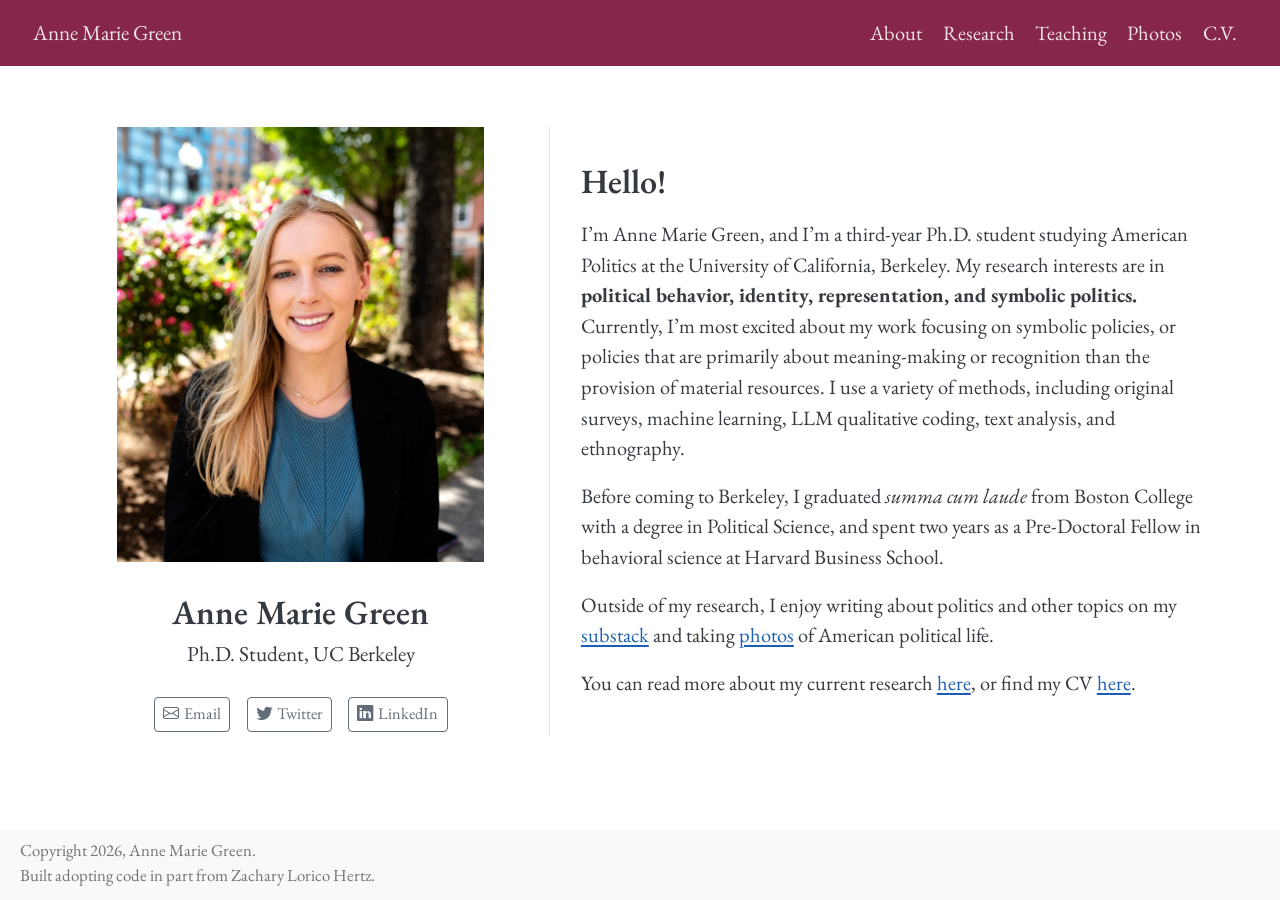
<file: docs/index.html>
<!DOCTYPE html>
<html xmlns="http://www.w3.org/1999/xhtml" lang="en" xml:lang="en"><head>

<meta charset="utf-8">
<meta name="generator" content="quarto-1.6.42">

<meta name="viewport" content="width=device-width, initial-scale=1.0, user-scalable=yes">


<title>Anne Marie Green</title>
<style>
code{white-space: pre-wrap;}
span.smallcaps{font-variant: small-caps;}
div.columns{display: flex; gap: min(4vw, 1.5em);}
div.column{flex: auto; overflow-x: auto;}
div.hanging-indent{margin-left: 1.5em; text-indent: -1.5em;}
ul.task-list{list-style: none;}
ul.task-list li input[type="checkbox"] {
  width: 0.8em;
  margin: 0 0.8em 0.2em -1em; /* quarto-specific, see https://github.com/quarto-dev/quarto-cli/issues/4556 */ 
  vertical-align: middle;
}
</style>


<script src="site_libs/quarto-nav/quarto-nav.js"></script>
<script src="site_libs/quarto-nav/headroom.min.js"></script>
<link href="./assets/favicon.png" rel="icon" type="image/png">
<script src="site_libs/clipboard/clipboard.min.js"></script>
<script src="site_libs/quarto-html/quarto.js"></script>
<script src="site_libs/quarto-html/popper.min.js"></script>
<script src="site_libs/quarto-html/tippy.umd.min.js"></script>
<link href="site_libs/quarto-html/tippy.css" rel="stylesheet">
<link href="site_libs/quarto-html/quarto-syntax-highlighting-2f5df379a58b258e96c21c0638c20c03.css" rel="stylesheet" id="quarto-text-highlighting-styles">
<script src="site_libs/bootstrap/bootstrap.min.js"></script>
<link href="site_libs/bootstrap/bootstrap-icons.css" rel="stylesheet">
<link href="site_libs/bootstrap/bootstrap-3aa24391d048844304d0d78615be7597.min.css" rel="stylesheet" append-hash="true" id="quarto-bootstrap" data-mode="light">
<script id="quarto-search-options" type="application/json">{
  "language": {
    "search-no-results-text": "No results",
    "search-matching-documents-text": "matching documents",
    "search-copy-link-title": "Copy link to search",
    "search-hide-matches-text": "Hide additional matches",
    "search-more-match-text": "more match in this document",
    "search-more-matches-text": "more matches in this document",
    "search-clear-button-title": "Clear",
    "search-text-placeholder": "",
    "search-detached-cancel-button-title": "Cancel",
    "search-submit-button-title": "Submit",
    "search-label": "Search"
  }
}</script>


<link rel="stylesheet" href="assets/global_styles.css">
</head>

<body class="nav-fixed">

<div id="quarto-search-results"></div>
  <header id="quarto-header" class="headroom fixed-top">
    <nav class="navbar navbar-expand-lg " data-bs-theme="dark">
      <div class="navbar-container container-fluid">
      <div class="navbar-brand-container mx-auto">
    <a class="navbar-brand" href="./index.html">
    <span class="navbar-title">Anne Marie Green</span>
    </a>
  </div>
          <button class="navbar-toggler" type="button" data-bs-toggle="collapse" data-bs-target="#navbarCollapse" aria-controls="navbarCollapse" role="menu" aria-expanded="false" aria-label="Toggle navigation" onclick="if (window.quartoToggleHeadroom) { window.quartoToggleHeadroom(); }">
  <span class="navbar-toggler-icon"></span>
</button>
          <div class="collapse navbar-collapse" id="navbarCollapse">
            <ul class="navbar-nav navbar-nav-scroll ms-auto">
  <li class="nav-item">
    <a class="nav-link" href="./about/"> 
<span class="menu-text">About</span></a>
  </li>  
  <li class="nav-item">
    <a class="nav-link" href="./research/"> 
<span class="menu-text">Research</span></a>
  </li>  
  <li class="nav-item">
    <a class="nav-link" href="./teaching/"> 
<span class="menu-text">Teaching</span></a>
  </li>  
  <li class="nav-item">
    <a class="nav-link" href="./photos/"> 
<span class="menu-text">Photos</span></a>
  </li>  
  <li class="nav-item">
    <a class="nav-link" href="./cv/"> 
<span class="menu-text">C.V.</span></a>
  </li>  
</ul>
          </div> <!-- /navcollapse -->
            <div class="quarto-navbar-tools">
</div>
      </div> <!-- /container-fluid -->
    </nav>
</header>
<!-- content -->
<div id="quarto-content" class="quarto-container page-columns page-rows-contents page-layout-full page-navbar">
<!-- sidebar -->
<!-- margin-sidebar -->
    
<!-- main -->
<div class="quarto-about-trestles column-page">
  <div class="about-entity">
    <img src="media/headshot.jpg" class="about-image
  rectangle " style="width: 18em;">
<header id="title-block-header" class="quarto-title-block default">
<div class="quarto-title">
<h1 class="title">Anne Marie Green</h1>
<p class="subtitle lead">Ph.D.&nbsp;Student, UC Berkeley</p>
</div>
<div class="quarto-title-meta column-page">
  </div>
</header>
    <div class="about-links">
  <a href="mailto:annemarie_green@berkeley.edu" class="about-link" rel="" target="">
    <i class="bi bi-envelope"></i>
     <span class="about-link-text">Email</span>
  </a>
  <a href="https://x.com/amgreentweets" class="about-link" rel="" target="">
    <i class="bi bi-twitter"></i>
     <span class="about-link-text">Twitter</span>
  </a>
  <a href="https://www.linkedin.com/in/anne-marie-green-8883b9157/" class="about-link" rel="" target="">
    <i class="bi bi-linkedin"></i>
     <span class="about-link-text">LinkedIn</span>
  </a>
</div>
  </div>
  <div class="about-contents"><main class="content column-page" id="quarto-document-content">
<!-- Bio text is shared with the About page. Edit _bio.qmd to change both at once. -->
<section id="hello" class="level1">
<h1>Hello!</h1>
<p>I’m Anne Marie Green, and I’m a third-year Ph.D.&nbsp;student studying American Politics at the University of California, Berkeley. My research interests are in <strong>political behavior, identity, representation, and symbolic politics.</strong> Currently, I’m most excited about my work focusing on symbolic policies, or policies that are primarily about meaning-making or recognition than the provision of material resources. I use a variety of methods, including original surveys, machine learning, LLM qualitative coding, text analysis, and ethnography.</p>
<p>Before coming to Berkeley, I graduated <em>summa cum laude</em> from Boston College with a degree in Political Science, and spent two years as a Pre-Doctoral Fellow in behavioral science at Harvard Business School.</p>
<p>Outside of my research, I enjoy writing about politics and other topics on my <a href="https://annemariegreen.substack.com/?utm_campaign=profile_chips/">substack</a> and taking <a href="./photos/">photos</a> of American political life.</p>
<p>You can read more about my current research <a href="./research/">here</a>, or find my CV <a href="./cv/">here</a>.</p>


</section>
</main></div>
</div>
 <!-- /main -->
<script id="quarto-html-after-body" type="application/javascript">
window.document.addEventListener("DOMContentLoaded", function (event) {
  const toggleBodyColorMode = (bsSheetEl) => {
    const mode = bsSheetEl.getAttribute("data-mode");
    const bodyEl = window.document.querySelector("body");
    if (mode === "dark") {
      bodyEl.classList.add("quarto-dark");
      bodyEl.classList.remove("quarto-light");
    } else {
      bodyEl.classList.add("quarto-light");
      bodyEl.classList.remove("quarto-dark");
    }
  }
  const toggleBodyColorPrimary = () => {
    const bsSheetEl = window.document.querySelector("link#quarto-bootstrap");
    if (bsSheetEl) {
      toggleBodyColorMode(bsSheetEl);
    }
  }
  toggleBodyColorPrimary();  
  const isCodeAnnotation = (el) => {
    for (const clz of el.classList) {
      if (clz.startsWith('code-annotation-')) {                     
        return true;
      }
    }
    return false;
  }
  const onCopySuccess = function(e) {
    // button target
    const button = e.trigger;
    // don't keep focus
    button.blur();
    // flash "checked"
    button.classList.add('code-copy-button-checked');
    var currentTitle = button.getAttribute("title");
    button.setAttribute("title", "Copied!");
    let tooltip;
    if (window.bootstrap) {
      button.setAttribute("data-bs-toggle", "tooltip");
      button.setAttribute("data-bs-placement", "left");
      button.setAttribute("data-bs-title", "Copied!");
      tooltip = new bootstrap.Tooltip(button, 
        { trigger: "manual", 
          customClass: "code-copy-button-tooltip",
          offset: [0, -8]});
      tooltip.show();    
    }
    setTimeout(function() {
      if (tooltip) {
        tooltip.hide();
        button.removeAttribute("data-bs-title");
        button.removeAttribute("data-bs-toggle");
        button.removeAttribute("data-bs-placement");
      }
      button.setAttribute("title", currentTitle);
      button.classList.remove('code-copy-button-checked');
    }, 1000);
    // clear code selection
    e.clearSelection();
  }
  const getTextToCopy = function(trigger) {
      const codeEl = trigger.previousElementSibling.cloneNode(true);
      for (const childEl of codeEl.children) {
        if (isCodeAnnotation(childEl)) {
          childEl.remove();
        }
      }
      return codeEl.innerText;
  }
  const clipboard = new window.ClipboardJS('.code-copy-button:not([data-in-quarto-modal])', {
    text: getTextToCopy
  });
  clipboard.on('success', onCopySuccess);
  if (window.document.getElementById('quarto-embedded-source-code-modal')) {
    const clipboardModal = new window.ClipboardJS('.code-copy-button[data-in-quarto-modal]', {
      text: getTextToCopy,
      container: window.document.getElementById('quarto-embedded-source-code-modal')
    });
    clipboardModal.on('success', onCopySuccess);
  }
    var localhostRegex = new RegExp(/^(?:http|https):\/\/localhost\:?[0-9]*\//);
    var mailtoRegex = new RegExp(/^mailto:/);
      var filterRegex = new RegExp("https:\/\/annemariegreen\.github\.io");
    var isInternal = (href) => {
        return filterRegex.test(href) || localhostRegex.test(href) || mailtoRegex.test(href);
    }
    // Inspect non-navigation links and adorn them if external
 	var links = window.document.querySelectorAll('a[href]:not(.nav-link):not(.navbar-brand):not(.toc-action):not(.sidebar-link):not(.sidebar-item-toggle):not(.pagination-link):not(.no-external):not([aria-hidden]):not(.dropdown-item):not(.quarto-navigation-tool):not(.about-link)');
    for (var i=0; i<links.length; i++) {
      const link = links[i];
      if (!isInternal(link.href)) {
        // undo the damage that might have been done by quarto-nav.js in the case of
        // links that we want to consider external
        if (link.dataset.originalHref !== undefined) {
          link.href = link.dataset.originalHref;
        }
      }
    }
  function tippyHover(el, contentFn, onTriggerFn, onUntriggerFn) {
    const config = {
      allowHTML: true,
      maxWidth: 500,
      delay: 100,
      arrow: false,
      appendTo: function(el) {
          return el.parentElement;
      },
      interactive: true,
      interactiveBorder: 10,
      theme: 'quarto',
      placement: 'bottom-start',
    };
    if (contentFn) {
      config.content = contentFn;
    }
    if (onTriggerFn) {
      config.onTrigger = onTriggerFn;
    }
    if (onUntriggerFn) {
      config.onUntrigger = onUntriggerFn;
    }
    window.tippy(el, config); 
  }
  const noterefs = window.document.querySelectorAll('a[role="doc-noteref"]');
  for (var i=0; i<noterefs.length; i++) {
    const ref = noterefs[i];
    tippyHover(ref, function() {
      // use id or data attribute instead here
      let href = ref.getAttribute('data-footnote-href') || ref.getAttribute('href');
      try { href = new URL(href).hash; } catch {}
      const id = href.replace(/^#\/?/, "");
      const note = window.document.getElementById(id);
      if (note) {
        return note.innerHTML;
      } else {
        return "";
      }
    });
  }
  const xrefs = window.document.querySelectorAll('a.quarto-xref');
  const processXRef = (id, note) => {
    // Strip column container classes
    const stripColumnClz = (el) => {
      el.classList.remove("page-full", "page-columns");
      if (el.children) {
        for (const child of el.children) {
          stripColumnClz(child);
        }
      }
    }
    stripColumnClz(note)
    if (id === null || id.startsWith('sec-')) {
      // Special case sections, only their first couple elements
      const container = document.createElement("div");
      if (note.children && note.children.length > 2) {
        container.appendChild(note.children[0].cloneNode(true));
        for (let i = 1; i < note.children.length; i++) {
          const child = note.children[i];
          if (child.tagName === "P" && child.innerText === "") {
            continue;
          } else {
            container.appendChild(child.cloneNode(true));
            break;
          }
        }
        if (window.Quarto?.typesetMath) {
          window.Quarto.typesetMath(container);
        }
        return container.innerHTML
      } else {
        if (window.Quarto?.typesetMath) {
          window.Quarto.typesetMath(note);
        }
        return note.innerHTML;
      }
    } else {
      // Remove any anchor links if they are present
      const anchorLink = note.querySelector('a.anchorjs-link');
      if (anchorLink) {
        anchorLink.remove();
      }
      if (window.Quarto?.typesetMath) {
        window.Quarto.typesetMath(note);
      }
      if (note.classList.contains("callout")) {
        return note.outerHTML;
      } else {
        return note.innerHTML;
      }
    }
  }
  for (var i=0; i<xrefs.length; i++) {
    const xref = xrefs[i];
    tippyHover(xref, undefined, function(instance) {
      instance.disable();
      let url = xref.getAttribute('href');
      let hash = undefined; 
      if (url.startsWith('#')) {
        hash = url;
      } else {
        try { hash = new URL(url).hash; } catch {}
      }
      if (hash) {
        const id = hash.replace(/^#\/?/, "");
        const note = window.document.getElementById(id);
        if (note !== null) {
          try {
            const html = processXRef(id, note.cloneNode(true));
            instance.setContent(html);
          } finally {
            instance.enable();
            instance.show();
          }
        } else {
          // See if we can fetch this
          fetch(url.split('#')[0])
          .then(res => res.text())
          .then(html => {
            const parser = new DOMParser();
            const htmlDoc = parser.parseFromString(html, "text/html");
            const note = htmlDoc.getElementById(id);
            if (note !== null) {
              const html = processXRef(id, note);
              instance.setContent(html);
            } 
          }).finally(() => {
            instance.enable();
            instance.show();
          });
        }
      } else {
        // See if we can fetch a full url (with no hash to target)
        // This is a special case and we should probably do some content thinning / targeting
        fetch(url)
        .then(res => res.text())
        .then(html => {
          const parser = new DOMParser();
          const htmlDoc = parser.parseFromString(html, "text/html");
          const note = htmlDoc.querySelector('main.content');
          if (note !== null) {
            // This should only happen for chapter cross references
            // (since there is no id in the URL)
            // remove the first header
            if (note.children.length > 0 && note.children[0].tagName === "HEADER") {
              note.children[0].remove();
            }
            const html = processXRef(null, note);
            instance.setContent(html);
          } 
        }).finally(() => {
          instance.enable();
          instance.show();
        });
      }
    }, function(instance) {
    });
  }
      let selectedAnnoteEl;
      const selectorForAnnotation = ( cell, annotation) => {
        let cellAttr = 'data-code-cell="' + cell + '"';
        let lineAttr = 'data-code-annotation="' +  annotation + '"';
        const selector = 'span[' + cellAttr + '][' + lineAttr + ']';
        return selector;
      }
      const selectCodeLines = (annoteEl) => {
        const doc = window.document;
        const targetCell = annoteEl.getAttribute("data-target-cell");
        const targetAnnotation = annoteEl.getAttribute("data-target-annotation");
        const annoteSpan = window.document.querySelector(selectorForAnnotation(targetCell, targetAnnotation));
        const lines = annoteSpan.getAttribute("data-code-lines").split(",");
        const lineIds = lines.map((line) => {
          return targetCell + "-" + line;
        })
        let top = null;
        let height = null;
        let parent = null;
        if (lineIds.length > 0) {
            //compute the position of the single el (top and bottom and make a div)
            const el = window.document.getElementById(lineIds[0]);
            top = el.offsetTop;
            height = el.offsetHeight;
            parent = el.parentElement.parentElement;
          if (lineIds.length > 1) {
            const lastEl = window.document.getElementById(lineIds[lineIds.length - 1]);
            const bottom = lastEl.offsetTop + lastEl.offsetHeight;
            height = bottom - top;
          }
          if (top !== null && height !== null && parent !== null) {
            // cook up a div (if necessary) and position it 
            let div = window.document.getElementById("code-annotation-line-highlight");
            if (div === null) {
              div = window.document.createElement("div");
              div.setAttribute("id", "code-annotation-line-highlight");
              div.style.position = 'absolute';
              parent.appendChild(div);
            }
            div.style.top = top - 2 + "px";
            div.style.height = height + 4 + "px";
            div.style.left = 0;
            let gutterDiv = window.document.getElementById("code-annotation-line-highlight-gutter");
            if (gutterDiv === null) {
              gutterDiv = window.document.createElement("div");
              gutterDiv.setAttribute("id", "code-annotation-line-highlight-gutter");
              gutterDiv.style.position = 'absolute';
              const codeCell = window.document.getElementById(targetCell);
              const gutter = codeCell.querySelector('.code-annotation-gutter');
              gutter.appendChild(gutterDiv);
            }
            gutterDiv.style.top = top - 2 + "px";
            gutterDiv.style.height = height + 4 + "px";
          }
          selectedAnnoteEl = annoteEl;
        }
      };
      const unselectCodeLines = () => {
        const elementsIds = ["code-annotation-line-highlight", "code-annotation-line-highlight-gutter"];
        elementsIds.forEach((elId) => {
          const div = window.document.getElementById(elId);
          if (div) {
            div.remove();
          }
        });
        selectedAnnoteEl = undefined;
      };
        // Handle positioning of the toggle
    window.addEventListener(
      "resize",
      throttle(() => {
        elRect = undefined;
        if (selectedAnnoteEl) {
          selectCodeLines(selectedAnnoteEl);
        }
      }, 10)
    );
    function throttle(fn, ms) {
    let throttle = false;
    let timer;
      return (...args) => {
        if(!throttle) { // first call gets through
            fn.apply(this, args);
            throttle = true;
        } else { // all the others get throttled
            if(timer) clearTimeout(timer); // cancel #2
            timer = setTimeout(() => {
              fn.apply(this, args);
              timer = throttle = false;
            }, ms);
        }
      };
    }
      // Attach click handler to the DT
      const annoteDls = window.document.querySelectorAll('dt[data-target-cell]');
      for (const annoteDlNode of annoteDls) {
        annoteDlNode.addEventListener('click', (event) => {
          const clickedEl = event.target;
          if (clickedEl !== selectedAnnoteEl) {
            unselectCodeLines();
            const activeEl = window.document.querySelector('dt[data-target-cell].code-annotation-active');
            if (activeEl) {
              activeEl.classList.remove('code-annotation-active');
            }
            selectCodeLines(clickedEl);
            clickedEl.classList.add('code-annotation-active');
          } else {
            // Unselect the line
            unselectCodeLines();
            clickedEl.classList.remove('code-annotation-active');
          }
        });
      }
  const findCites = (el) => {
    const parentEl = el.parentElement;
    if (parentEl) {
      const cites = parentEl.dataset.cites;
      if (cites) {
        return {
          el,
          cites: cites.split(' ')
        };
      } else {
        return findCites(el.parentElement)
      }
    } else {
      return undefined;
    }
  };
  var bibliorefs = window.document.querySelectorAll('a[role="doc-biblioref"]');
  for (var i=0; i<bibliorefs.length; i++) {
    const ref = bibliorefs[i];
    const citeInfo = findCites(ref);
    if (citeInfo) {
      tippyHover(citeInfo.el, function() {
        var popup = window.document.createElement('div');
        citeInfo.cites.forEach(function(cite) {
          var citeDiv = window.document.createElement('div');
          citeDiv.classList.add('hanging-indent');
          citeDiv.classList.add('csl-entry');
          var biblioDiv = window.document.getElementById('ref-' + cite);
          if (biblioDiv) {
            citeDiv.innerHTML = biblioDiv.innerHTML;
          }
          popup.appendChild(citeDiv);
        });
        return popup.innerHTML;
      });
    }
  }
});
</script>
</div> <!-- /content -->
<footer class="footer">
  <div class="nav-footer">
    <div class="nav-footer-left">
<p>Copyright 2026, Anne Marie Green. <br> Built adopting code in part from <a href="https://zacharylhertz.github.io/">Zachary Lorico Hertz</a>.</p>
</div>   
    <div class="nav-footer-center">
      &nbsp;
    </div>
    <div class="nav-footer-right">
      &nbsp;
    </div>
  </div>
</footer>




</body></html>
</file>
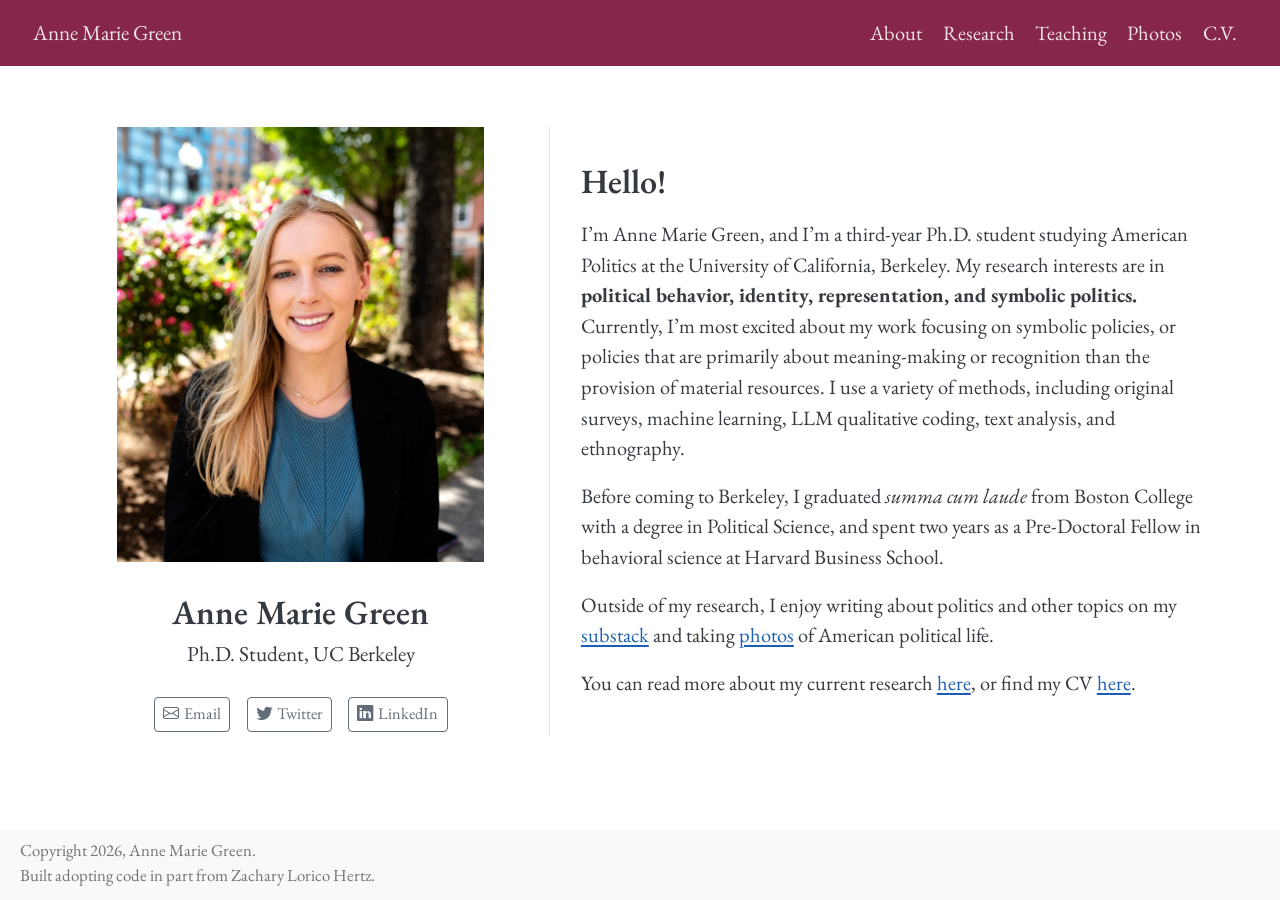
<file: docs/about/index.html>
<!DOCTYPE html>
<html xmlns="http://www.w3.org/1999/xhtml" lang="en" xml:lang="en"><head>

<meta charset="utf-8">
<meta name="generator" content="quarto-1.6.42">

<meta name="viewport" content="width=device-width, initial-scale=1.0, user-scalable=yes">


<title>Anne Marie Green</title>
<style>
code{white-space: pre-wrap;}
span.smallcaps{font-variant: small-caps;}
div.columns{display: flex; gap: min(4vw, 1.5em);}
div.column{flex: auto; overflow-x: auto;}
div.hanging-indent{margin-left: 1.5em; text-indent: -1.5em;}
ul.task-list{list-style: none;}
ul.task-list li input[type="checkbox"] {
  width: 0.8em;
  margin: 0 0.8em 0.2em -1em; /* quarto-specific, see https://github.com/quarto-dev/quarto-cli/issues/4556 */ 
  vertical-align: middle;
}
</style>


<script src="../site_libs/quarto-nav/quarto-nav.js"></script>
<script src="../site_libs/quarto-nav/headroom.min.js"></script>
<link href="../assets/favicon.png" rel="icon" type="image/png">
<script src="../site_libs/clipboard/clipboard.min.js"></script>
<script src="../site_libs/quarto-html/quarto.js"></script>
<script src="../site_libs/quarto-html/popper.min.js"></script>
<script src="../site_libs/quarto-html/tippy.umd.min.js"></script>
<link href="../site_libs/quarto-html/tippy.css" rel="stylesheet">
<link href="../site_libs/quarto-html/quarto-syntax-highlighting-2f5df379a58b258e96c21c0638c20c03.css" rel="stylesheet" id="quarto-text-highlighting-styles">
<script src="../site_libs/bootstrap/bootstrap.min.js"></script>
<link href="../site_libs/bootstrap/bootstrap-icons.css" rel="stylesheet">
<link href="../site_libs/bootstrap/bootstrap-3aa24391d048844304d0d78615be7597.min.css" rel="stylesheet" append-hash="true" id="quarto-bootstrap" data-mode="light">
<script id="quarto-search-options" type="application/json">{
  "language": {
    "search-no-results-text": "No results",
    "search-matching-documents-text": "matching documents",
    "search-copy-link-title": "Copy link to search",
    "search-hide-matches-text": "Hide additional matches",
    "search-more-match-text": "more match in this document",
    "search-more-matches-text": "more matches in this document",
    "search-clear-button-title": "Clear",
    "search-text-placeholder": "",
    "search-detached-cancel-button-title": "Cancel",
    "search-submit-button-title": "Submit",
    "search-label": "Search"
  }
}</script>


<link rel="stylesheet" href="../assets/global_styles.css">
</head>

<body class="nav-fixed">

<div id="quarto-search-results"></div>
  <header id="quarto-header" class="headroom fixed-top">
    <nav class="navbar navbar-expand-lg " data-bs-theme="dark">
      <div class="navbar-container container-fluid">
      <div class="navbar-brand-container mx-auto">
    <a class="navbar-brand" href="../index.html">
    <span class="navbar-title">Anne Marie Green</span>
    </a>
  </div>
          <button class="navbar-toggler" type="button" data-bs-toggle="collapse" data-bs-target="#navbarCollapse" aria-controls="navbarCollapse" role="menu" aria-expanded="false" aria-label="Toggle navigation" onclick="if (window.quartoToggleHeadroom) { window.quartoToggleHeadroom(); }">
  <span class="navbar-toggler-icon"></span>
</button>
          <div class="collapse navbar-collapse" id="navbarCollapse">
            <ul class="navbar-nav navbar-nav-scroll ms-auto">
  <li class="nav-item">
    <a class="nav-link" href="../about/"> 
<span class="menu-text">About</span></a>
  </li>  
  <li class="nav-item">
    <a class="nav-link" href="../research/"> 
<span class="menu-text">Research</span></a>
  </li>  
  <li class="nav-item">
    <a class="nav-link" href="../teaching/"> 
<span class="menu-text">Teaching</span></a>
  </li>  
  <li class="nav-item">
    <a class="nav-link" href="../photos/"> 
<span class="menu-text">Photos</span></a>
  </li>  
  <li class="nav-item">
    <a class="nav-link" href="../cv/"> 
<span class="menu-text">C.V.</span></a>
  </li>  
</ul>
          </div> <!-- /navcollapse -->
            <div class="quarto-navbar-tools">
</div>
      </div> <!-- /container-fluid -->
    </nav>
</header>
<!-- content -->
<div id="quarto-content" class="quarto-container page-columns page-rows-contents page-layout-full page-navbar">
<!-- sidebar -->
<!-- margin-sidebar -->
    
<!-- main -->
<div class="quarto-about-trestles column-page">
  <div class="about-entity">
    <img src="../media/headshot.jpg" class="about-image
  rectangle " style="width: 18em;">
<header id="title-block-header" class="quarto-title-block default">
<div class="quarto-title">
<h1 class="title">Anne Marie Green</h1>
<p class="subtitle lead">Ph.D.&nbsp;Student, UC Berkeley</p>
</div>
<div class="quarto-title-meta column-page">
  </div>
</header>
    <div class="about-links">
  <a href="mailto:annemarie_green@berkeley.edu" class="about-link" rel="" target="">
    <i class="bi bi-envelope"></i>
     <span class="about-link-text">Email</span>
  </a>
  <a href="https://x.com/amgreentweets" class="about-link" rel="" target="">
    <i class="bi bi-twitter"></i>
     <span class="about-link-text">Twitter</span>
  </a>
  <a href="https://www.linkedin.com/in/anne-marie-green-8883b9157/" class="about-link" rel="" target="">
    <i class="bi bi-linkedin"></i>
     <span class="about-link-text">LinkedIn</span>
  </a>
</div>
  </div>
  <div class="about-contents"><main class="content column-page" id="quarto-document-content">
<!-- Bio text is shared with the home page. Edit _bio.qmd to change both at once. -->
<section id="hello" class="level1">
<h1>Hello!</h1>
<p>I’m Anne Marie Green, and I’m a third-year Ph.D.&nbsp;student studying American Politics at the University of California, Berkeley. My research interests are in <strong>political behavior, identity, representation, and symbolic politics.</strong> Currently, I’m most excited about my work focusing on symbolic policies, or policies that are primarily about meaning-making or recognition than the provision of material resources. I use a variety of methods, including original surveys, machine learning, LLM qualitative coding, text analysis, and ethnography.</p>
<p>Before coming to Berkeley, I graduated <em>summa cum laude</em> from Boston College with a degree in Political Science, and spent two years as a Pre-Doctoral Fellow in behavioral science at Harvard Business School.</p>
<p>Outside of my research, I enjoy writing about politics and other topics on my <a href="https://annemariegreen.substack.com/?utm_campaign=profile_chips/">substack</a> and taking <a href="../photos/">photos</a> of American political life.</p>
<p>You can read more about my current research <a href="../research/">here</a>, or find my CV <a href="../cv/">here</a>.</p>


</section>
</main></div>
</div>
 <!-- /main -->
<script id="quarto-html-after-body" type="application/javascript">
window.document.addEventListener("DOMContentLoaded", function (event) {
  const toggleBodyColorMode = (bsSheetEl) => {
    const mode = bsSheetEl.getAttribute("data-mode");
    const bodyEl = window.document.querySelector("body");
    if (mode === "dark") {
      bodyEl.classList.add("quarto-dark");
      bodyEl.classList.remove("quarto-light");
    } else {
      bodyEl.classList.add("quarto-light");
      bodyEl.classList.remove("quarto-dark");
    }
  }
  const toggleBodyColorPrimary = () => {
    const bsSheetEl = window.document.querySelector("link#quarto-bootstrap");
    if (bsSheetEl) {
      toggleBodyColorMode(bsSheetEl);
    }
  }
  toggleBodyColorPrimary();  
  const isCodeAnnotation = (el) => {
    for (const clz of el.classList) {
      if (clz.startsWith('code-annotation-')) {                     
        return true;
      }
    }
    return false;
  }
  const onCopySuccess = function(e) {
    // button target
    const button = e.trigger;
    // don't keep focus
    button.blur();
    // flash "checked"
    button.classList.add('code-copy-button-checked');
    var currentTitle = button.getAttribute("title");
    button.setAttribute("title", "Copied!");
    let tooltip;
    if (window.bootstrap) {
      button.setAttribute("data-bs-toggle", "tooltip");
      button.setAttribute("data-bs-placement", "left");
      button.setAttribute("data-bs-title", "Copied!");
      tooltip = new bootstrap.Tooltip(button, 
        { trigger: "manual", 
          customClass: "code-copy-button-tooltip",
          offset: [0, -8]});
      tooltip.show();    
    }
    setTimeout(function() {
      if (tooltip) {
        tooltip.hide();
        button.removeAttribute("data-bs-title");
        button.removeAttribute("data-bs-toggle");
        button.removeAttribute("data-bs-placement");
      }
      button.setAttribute("title", currentTitle);
      button.classList.remove('code-copy-button-checked');
    }, 1000);
    // clear code selection
    e.clearSelection();
  }
  const getTextToCopy = function(trigger) {
      const codeEl = trigger.previousElementSibling.cloneNode(true);
      for (const childEl of codeEl.children) {
        if (isCodeAnnotation(childEl)) {
          childEl.remove();
        }
      }
      return codeEl.innerText;
  }
  const clipboard = new window.ClipboardJS('.code-copy-button:not([data-in-quarto-modal])', {
    text: getTextToCopy
  });
  clipboard.on('success', onCopySuccess);
  if (window.document.getElementById('quarto-embedded-source-code-modal')) {
    const clipboardModal = new window.ClipboardJS('.code-copy-button[data-in-quarto-modal]', {
      text: getTextToCopy,
      container: window.document.getElementById('quarto-embedded-source-code-modal')
    });
    clipboardModal.on('success', onCopySuccess);
  }
    var localhostRegex = new RegExp(/^(?:http|https):\/\/localhost\:?[0-9]*\//);
    var mailtoRegex = new RegExp(/^mailto:/);
      var filterRegex = new RegExp("https:\/\/annemariegreen\.github\.io");
    var isInternal = (href) => {
        return filterRegex.test(href) || localhostRegex.test(href) || mailtoRegex.test(href);
    }
    // Inspect non-navigation links and adorn them if external
 	var links = window.document.querySelectorAll('a[href]:not(.nav-link):not(.navbar-brand):not(.toc-action):not(.sidebar-link):not(.sidebar-item-toggle):not(.pagination-link):not(.no-external):not([aria-hidden]):not(.dropdown-item):not(.quarto-navigation-tool):not(.about-link)');
    for (var i=0; i<links.length; i++) {
      const link = links[i];
      if (!isInternal(link.href)) {
        // undo the damage that might have been done by quarto-nav.js in the case of
        // links that we want to consider external
        if (link.dataset.originalHref !== undefined) {
          link.href = link.dataset.originalHref;
        }
      }
    }
  function tippyHover(el, contentFn, onTriggerFn, onUntriggerFn) {
    const config = {
      allowHTML: true,
      maxWidth: 500,
      delay: 100,
      arrow: false,
      appendTo: function(el) {
          return el.parentElement;
      },
      interactive: true,
      interactiveBorder: 10,
      theme: 'quarto',
      placement: 'bottom-start',
    };
    if (contentFn) {
      config.content = contentFn;
    }
    if (onTriggerFn) {
      config.onTrigger = onTriggerFn;
    }
    if (onUntriggerFn) {
      config.onUntrigger = onUntriggerFn;
    }
    window.tippy(el, config); 
  }
  const noterefs = window.document.querySelectorAll('a[role="doc-noteref"]');
  for (var i=0; i<noterefs.length; i++) {
    const ref = noterefs[i];
    tippyHover(ref, function() {
      // use id or data attribute instead here
      let href = ref.getAttribute('data-footnote-href') || ref.getAttribute('href');
      try { href = new URL(href).hash; } catch {}
      const id = href.replace(/^#\/?/, "");
      const note = window.document.getElementById(id);
      if (note) {
        return note.innerHTML;
      } else {
        return "";
      }
    });
  }
  const xrefs = window.document.querySelectorAll('a.quarto-xref');
  const processXRef = (id, note) => {
    // Strip column container classes
    const stripColumnClz = (el) => {
      el.classList.remove("page-full", "page-columns");
      if (el.children) {
        for (const child of el.children) {
          stripColumnClz(child);
        }
      }
    }
    stripColumnClz(note)
    if (id === null || id.startsWith('sec-')) {
      // Special case sections, only their first couple elements
      const container = document.createElement("div");
      if (note.children && note.children.length > 2) {
        container.appendChild(note.children[0].cloneNode(true));
        for (let i = 1; i < note.children.length; i++) {
          const child = note.children[i];
          if (child.tagName === "P" && child.innerText === "") {
            continue;
          } else {
            container.appendChild(child.cloneNode(true));
            break;
          }
        }
        if (window.Quarto?.typesetMath) {
          window.Quarto.typesetMath(container);
        }
        return container.innerHTML
      } else {
        if (window.Quarto?.typesetMath) {
          window.Quarto.typesetMath(note);
        }
        return note.innerHTML;
      }
    } else {
      // Remove any anchor links if they are present
      const anchorLink = note.querySelector('a.anchorjs-link');
      if (anchorLink) {
        anchorLink.remove();
      }
      if (window.Quarto?.typesetMath) {
        window.Quarto.typesetMath(note);
      }
      if (note.classList.contains("callout")) {
        return note.outerHTML;
      } else {
        return note.innerHTML;
      }
    }
  }
  for (var i=0; i<xrefs.length; i++) {
    const xref = xrefs[i];
    tippyHover(xref, undefined, function(instance) {
      instance.disable();
      let url = xref.getAttribute('href');
      let hash = undefined; 
      if (url.startsWith('#')) {
        hash = url;
      } else {
        try { hash = new URL(url).hash; } catch {}
      }
      if (hash) {
        const id = hash.replace(/^#\/?/, "");
        const note = window.document.getElementById(id);
        if (note !== null) {
          try {
            const html = processXRef(id, note.cloneNode(true));
            instance.setContent(html);
          } finally {
            instance.enable();
            instance.show();
          }
        } else {
          // See if we can fetch this
          fetch(url.split('#')[0])
          .then(res => res.text())
          .then(html => {
            const parser = new DOMParser();
            const htmlDoc = parser.parseFromString(html, "text/html");
            const note = htmlDoc.getElementById(id);
            if (note !== null) {
              const html = processXRef(id, note);
              instance.setContent(html);
            } 
          }).finally(() => {
            instance.enable();
            instance.show();
          });
        }
      } else {
        // See if we can fetch a full url (with no hash to target)
        // This is a special case and we should probably do some content thinning / targeting
        fetch(url)
        .then(res => res.text())
        .then(html => {
          const parser = new DOMParser();
          const htmlDoc = parser.parseFromString(html, "text/html");
          const note = htmlDoc.querySelector('main.content');
          if (note !== null) {
            // This should only happen for chapter cross references
            // (since there is no id in the URL)
            // remove the first header
            if (note.children.length > 0 && note.children[0].tagName === "HEADER") {
              note.children[0].remove();
            }
            const html = processXRef(null, note);
            instance.setContent(html);
          } 
        }).finally(() => {
          instance.enable();
          instance.show();
        });
      }
    }, function(instance) {
    });
  }
      let selectedAnnoteEl;
      const selectorForAnnotation = ( cell, annotation) => {
        let cellAttr = 'data-code-cell="' + cell + '"';
        let lineAttr = 'data-code-annotation="' +  annotation + '"';
        const selector = 'span[' + cellAttr + '][' + lineAttr + ']';
        return selector;
      }
      const selectCodeLines = (annoteEl) => {
        const doc = window.document;
        const targetCell = annoteEl.getAttribute("data-target-cell");
        const targetAnnotation = annoteEl.getAttribute("data-target-annotation");
        const annoteSpan = window.document.querySelector(selectorForAnnotation(targetCell, targetAnnotation));
        const lines = annoteSpan.getAttribute("data-code-lines").split(",");
        const lineIds = lines.map((line) => {
          return targetCell + "-" + line;
        })
        let top = null;
        let height = null;
        let parent = null;
        if (lineIds.length > 0) {
            //compute the position of the single el (top and bottom and make a div)
            const el = window.document.getElementById(lineIds[0]);
            top = el.offsetTop;
            height = el.offsetHeight;
            parent = el.parentElement.parentElement;
          if (lineIds.length > 1) {
            const lastEl = window.document.getElementById(lineIds[lineIds.length - 1]);
            const bottom = lastEl.offsetTop + lastEl.offsetHeight;
            height = bottom - top;
          }
          if (top !== null && height !== null && parent !== null) {
            // cook up a div (if necessary) and position it 
            let div = window.document.getElementById("code-annotation-line-highlight");
            if (div === null) {
              div = window.document.createElement("div");
              div.setAttribute("id", "code-annotation-line-highlight");
              div.style.position = 'absolute';
              parent.appendChild(div);
            }
            div.style.top = top - 2 + "px";
            div.style.height = height + 4 + "px";
            div.style.left = 0;
            let gutterDiv = window.document.getElementById("code-annotation-line-highlight-gutter");
            if (gutterDiv === null) {
              gutterDiv = window.document.createElement("div");
              gutterDiv.setAttribute("id", "code-annotation-line-highlight-gutter");
              gutterDiv.style.position = 'absolute';
              const codeCell = window.document.getElementById(targetCell);
              const gutter = codeCell.querySelector('.code-annotation-gutter');
              gutter.appendChild(gutterDiv);
            }
            gutterDiv.style.top = top - 2 + "px";
            gutterDiv.style.height = height + 4 + "px";
          }
          selectedAnnoteEl = annoteEl;
        }
      };
      const unselectCodeLines = () => {
        const elementsIds = ["code-annotation-line-highlight", "code-annotation-line-highlight-gutter"];
        elementsIds.forEach((elId) => {
          const div = window.document.getElementById(elId);
          if (div) {
            div.remove();
          }
        });
        selectedAnnoteEl = undefined;
      };
        // Handle positioning of the toggle
    window.addEventListener(
      "resize",
      throttle(() => {
        elRect = undefined;
        if (selectedAnnoteEl) {
          selectCodeLines(selectedAnnoteEl);
        }
      }, 10)
    );
    function throttle(fn, ms) {
    let throttle = false;
    let timer;
      return (...args) => {
        if(!throttle) { // first call gets through
            fn.apply(this, args);
            throttle = true;
        } else { // all the others get throttled
            if(timer) clearTimeout(timer); // cancel #2
            timer = setTimeout(() => {
              fn.apply(this, args);
              timer = throttle = false;
            }, ms);
        }
      };
    }
      // Attach click handler to the DT
      const annoteDls = window.document.querySelectorAll('dt[data-target-cell]');
      for (const annoteDlNode of annoteDls) {
        annoteDlNode.addEventListener('click', (event) => {
          const clickedEl = event.target;
          if (clickedEl !== selectedAnnoteEl) {
            unselectCodeLines();
            const activeEl = window.document.querySelector('dt[data-target-cell].code-annotation-active');
            if (activeEl) {
              activeEl.classList.remove('code-annotation-active');
            }
            selectCodeLines(clickedEl);
            clickedEl.classList.add('code-annotation-active');
          } else {
            // Unselect the line
            unselectCodeLines();
            clickedEl.classList.remove('code-annotation-active');
          }
        });
      }
  const findCites = (el) => {
    const parentEl = el.parentElement;
    if (parentEl) {
      const cites = parentEl.dataset.cites;
      if (cites) {
        return {
          el,
          cites: cites.split(' ')
        };
      } else {
        return findCites(el.parentElement)
      }
    } else {
      return undefined;
    }
  };
  var bibliorefs = window.document.querySelectorAll('a[role="doc-biblioref"]');
  for (var i=0; i<bibliorefs.length; i++) {
    const ref = bibliorefs[i];
    const citeInfo = findCites(ref);
    if (citeInfo) {
      tippyHover(citeInfo.el, function() {
        var popup = window.document.createElement('div');
        citeInfo.cites.forEach(function(cite) {
          var citeDiv = window.document.createElement('div');
          citeDiv.classList.add('hanging-indent');
          citeDiv.classList.add('csl-entry');
          var biblioDiv = window.document.getElementById('ref-' + cite);
          if (biblioDiv) {
            citeDiv.innerHTML = biblioDiv.innerHTML;
          }
          popup.appendChild(citeDiv);
        });
        return popup.innerHTML;
      });
    }
  }
});
</script>
</div> <!-- /content -->
<footer class="footer">
  <div class="nav-footer">
    <div class="nav-footer-left">
<p>Copyright 2026, Anne Marie Green. <br> Built adopting code in part from <a href="https://zacharylhertz.github.io/">Zachary Lorico Hertz</a>.</p>
</div>   
    <div class="nav-footer-center">
      &nbsp;
    </div>
    <div class="nav-footer-right">
      &nbsp;
    </div>
  </div>
</footer>




</body></html>
</file>
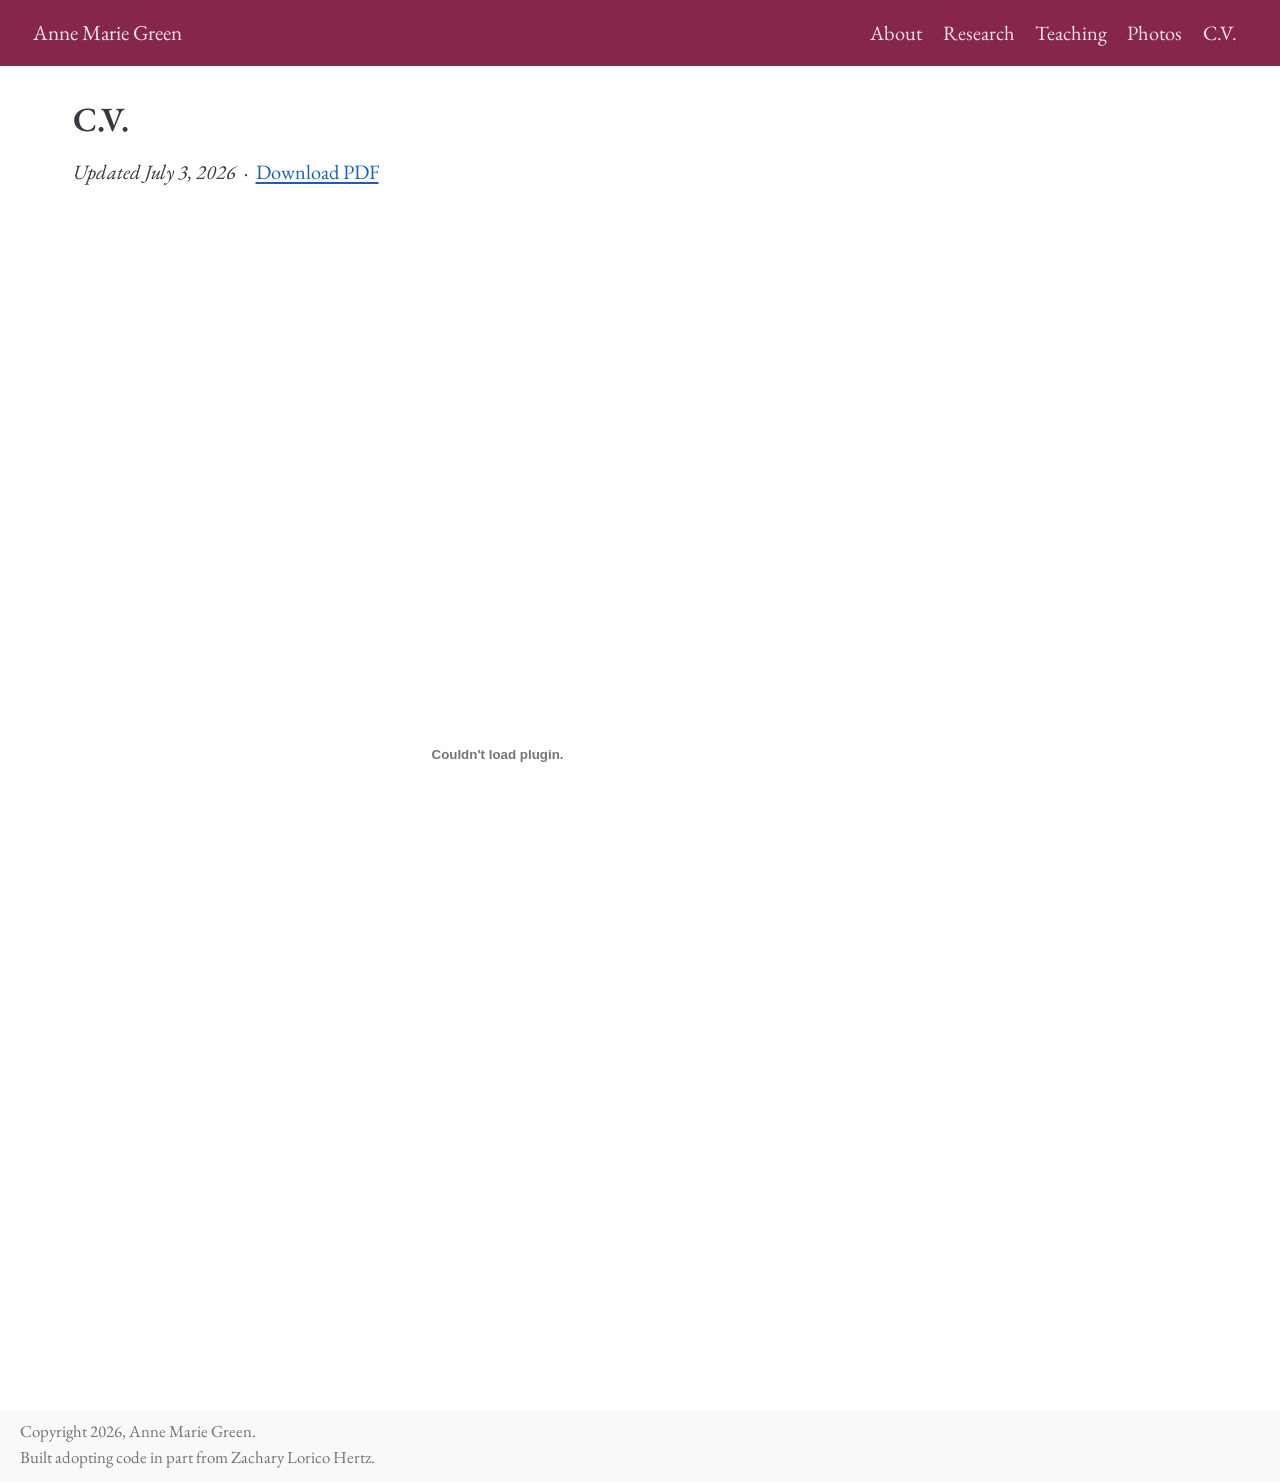
<file: docs/cv/index.html>
<!DOCTYPE html>
<html xmlns="http://www.w3.org/1999/xhtml" lang="en" xml:lang="en"><head>

<meta charset="utf-8">
<meta name="generator" content="quarto-1.6.42">

<meta name="viewport" content="width=device-width, initial-scale=1.0, user-scalable=yes">


<title>C.V. – Anne Marie Green</title>
<style>
code{white-space: pre-wrap;}
span.smallcaps{font-variant: small-caps;}
div.columns{display: flex; gap: min(4vw, 1.5em);}
div.column{flex: auto; overflow-x: auto;}
div.hanging-indent{margin-left: 1.5em; text-indent: -1.5em;}
ul.task-list{list-style: none;}
ul.task-list li input[type="checkbox"] {
  width: 0.8em;
  margin: 0 0.8em 0.2em -1em; /* quarto-specific, see https://github.com/quarto-dev/quarto-cli/issues/4556 */ 
  vertical-align: middle;
}
</style>


<script src="../site_libs/quarto-nav/quarto-nav.js"></script>
<script src="../site_libs/quarto-nav/headroom.min.js"></script>
<link href="../assets/favicon.png" rel="icon" type="image/png">
<script src="../site_libs/clipboard/clipboard.min.js"></script>
<script src="../site_libs/quarto-html/quarto.js"></script>
<script src="../site_libs/quarto-html/popper.min.js"></script>
<script src="../site_libs/quarto-html/tippy.umd.min.js"></script>
<script src="../site_libs/quarto-html/anchor.min.js"></script>
<link href="../site_libs/quarto-html/tippy.css" rel="stylesheet">
<link href="../site_libs/quarto-html/quarto-syntax-highlighting-2f5df379a58b258e96c21c0638c20c03.css" rel="stylesheet" id="quarto-text-highlighting-styles">
<script src="../site_libs/bootstrap/bootstrap.min.js"></script>
<link href="../site_libs/bootstrap/bootstrap-icons.css" rel="stylesheet">
<link href="../site_libs/bootstrap/bootstrap-3aa24391d048844304d0d78615be7597.min.css" rel="stylesheet" append-hash="true" id="quarto-bootstrap" data-mode="light">
<script id="quarto-search-options" type="application/json">{
  "language": {
    "search-no-results-text": "No results",
    "search-matching-documents-text": "matching documents",
    "search-copy-link-title": "Copy link to search",
    "search-hide-matches-text": "Hide additional matches",
    "search-more-match-text": "more match in this document",
    "search-more-matches-text": "more matches in this document",
    "search-clear-button-title": "Clear",
    "search-text-placeholder": "",
    "search-detached-cancel-button-title": "Cancel",
    "search-submit-button-title": "Submit",
    "search-label": "Search"
  }
}</script>


<link rel="stylesheet" href="../assets/global_styles.css">
</head>

<body class="nav-fixed">

<div id="quarto-search-results"></div>
  <header id="quarto-header" class="headroom fixed-top">
    <nav class="navbar navbar-expand-lg " data-bs-theme="dark">
      <div class="navbar-container container-fluid">
      <div class="navbar-brand-container mx-auto">
    <a class="navbar-brand" href="../index.html">
    <span class="navbar-title">Anne Marie Green</span>
    </a>
  </div>
          <button class="navbar-toggler" type="button" data-bs-toggle="collapse" data-bs-target="#navbarCollapse" aria-controls="navbarCollapse" role="menu" aria-expanded="false" aria-label="Toggle navigation" onclick="if (window.quartoToggleHeadroom) { window.quartoToggleHeadroom(); }">
  <span class="navbar-toggler-icon"></span>
</button>
          <div class="collapse navbar-collapse" id="navbarCollapse">
            <ul class="navbar-nav navbar-nav-scroll ms-auto">
  <li class="nav-item">
    <a class="nav-link" href="../about/"> 
<span class="menu-text">About</span></a>
  </li>  
  <li class="nav-item">
    <a class="nav-link" href="../research/"> 
<span class="menu-text">Research</span></a>
  </li>  
  <li class="nav-item">
    <a class="nav-link" href="../teaching/"> 
<span class="menu-text">Teaching</span></a>
  </li>  
  <li class="nav-item">
    <a class="nav-link" href="../photos/"> 
<span class="menu-text">Photos</span></a>
  </li>  
  <li class="nav-item">
    <a class="nav-link" href="../cv/"> 
<span class="menu-text">C.V.</span></a>
  </li>  
</ul>
          </div> <!-- /navcollapse -->
            <div class="quarto-navbar-tools">
</div>
      </div> <!-- /container-fluid -->
    </nav>
</header>
<!-- content -->
<div id="quarto-content" class="quarto-container page-columns page-rows-contents page-layout-full page-navbar">
<!-- sidebar -->
<!-- margin-sidebar -->
    <div id="quarto-margin-sidebar" class="sidebar margin-sidebar zindex-bottom">
        
    </div>
<!-- main -->
<main class="content column-page" id="quarto-document-content">

<header id="title-block-header" class="quarto-title-block default">
<div class="quarto-title">
<h1 class="title">C.V.</h1>
</div>



<div class="quarto-title-meta column-page">

    
  
    
  </div>
  


</header>


<p><em>Updated July 3, 2026</em> &nbsp;·&nbsp; <a href="../files/AMG_CV.pdf" target="_blank">Download PDF</a></p>
<p><embed src="../files/AMG_CV.pdf" width="850" height="1100"></p>



</main> <!-- /main -->
<script id="quarto-html-after-body" type="application/javascript">
window.document.addEventListener("DOMContentLoaded", function (event) {
  const toggleBodyColorMode = (bsSheetEl) => {
    const mode = bsSheetEl.getAttribute("data-mode");
    const bodyEl = window.document.querySelector("body");
    if (mode === "dark") {
      bodyEl.classList.add("quarto-dark");
      bodyEl.classList.remove("quarto-light");
    } else {
      bodyEl.classList.add("quarto-light");
      bodyEl.classList.remove("quarto-dark");
    }
  }
  const toggleBodyColorPrimary = () => {
    const bsSheetEl = window.document.querySelector("link#quarto-bootstrap");
    if (bsSheetEl) {
      toggleBodyColorMode(bsSheetEl);
    }
  }
  toggleBodyColorPrimary();  
  const icon = "";
  const anchorJS = new window.AnchorJS();
  anchorJS.options = {
    placement: 'right',
    icon: icon
  };
  anchorJS.add('.anchored');
  const isCodeAnnotation = (el) => {
    for (const clz of el.classList) {
      if (clz.startsWith('code-annotation-')) {                     
        return true;
      }
    }
    return false;
  }
  const onCopySuccess = function(e) {
    // button target
    const button = e.trigger;
    // don't keep focus
    button.blur();
    // flash "checked"
    button.classList.add('code-copy-button-checked');
    var currentTitle = button.getAttribute("title");
    button.setAttribute("title", "Copied!");
    let tooltip;
    if (window.bootstrap) {
      button.setAttribute("data-bs-toggle", "tooltip");
      button.setAttribute("data-bs-placement", "left");
      button.setAttribute("data-bs-title", "Copied!");
      tooltip = new bootstrap.Tooltip(button, 
        { trigger: "manual", 
          customClass: "code-copy-button-tooltip",
          offset: [0, -8]});
      tooltip.show();    
    }
    setTimeout(function() {
      if (tooltip) {
        tooltip.hide();
        button.removeAttribute("data-bs-title");
        button.removeAttribute("data-bs-toggle");
        button.removeAttribute("data-bs-placement");
      }
      button.setAttribute("title", currentTitle);
      button.classList.remove('code-copy-button-checked');
    }, 1000);
    // clear code selection
    e.clearSelection();
  }
  const getTextToCopy = function(trigger) {
      const codeEl = trigger.previousElementSibling.cloneNode(true);
      for (const childEl of codeEl.children) {
        if (isCodeAnnotation(childEl)) {
          childEl.remove();
        }
      }
      return codeEl.innerText;
  }
  const clipboard = new window.ClipboardJS('.code-copy-button:not([data-in-quarto-modal])', {
    text: getTextToCopy
  });
  clipboard.on('success', onCopySuccess);
  if (window.document.getElementById('quarto-embedded-source-code-modal')) {
    const clipboardModal = new window.ClipboardJS('.code-copy-button[data-in-quarto-modal]', {
      text: getTextToCopy,
      container: window.document.getElementById('quarto-embedded-source-code-modal')
    });
    clipboardModal.on('success', onCopySuccess);
  }
    var localhostRegex = new RegExp(/^(?:http|https):\/\/localhost\:?[0-9]*\//);
    var mailtoRegex = new RegExp(/^mailto:/);
      var filterRegex = new RegExp("https:\/\/annemariegreen\.github\.io");
    var isInternal = (href) => {
        return filterRegex.test(href) || localhostRegex.test(href) || mailtoRegex.test(href);
    }
    // Inspect non-navigation links and adorn them if external
 	var links = window.document.querySelectorAll('a[href]:not(.nav-link):not(.navbar-brand):not(.toc-action):not(.sidebar-link):not(.sidebar-item-toggle):not(.pagination-link):not(.no-external):not([aria-hidden]):not(.dropdown-item):not(.quarto-navigation-tool):not(.about-link)');
    for (var i=0; i<links.length; i++) {
      const link = links[i];
      if (!isInternal(link.href)) {
        // undo the damage that might have been done by quarto-nav.js in the case of
        // links that we want to consider external
        if (link.dataset.originalHref !== undefined) {
          link.href = link.dataset.originalHref;
        }
      }
    }
  function tippyHover(el, contentFn, onTriggerFn, onUntriggerFn) {
    const config = {
      allowHTML: true,
      maxWidth: 500,
      delay: 100,
      arrow: false,
      appendTo: function(el) {
          return el.parentElement;
      },
      interactive: true,
      interactiveBorder: 10,
      theme: 'quarto',
      placement: 'bottom-start',
    };
    if (contentFn) {
      config.content = contentFn;
    }
    if (onTriggerFn) {
      config.onTrigger = onTriggerFn;
    }
    if (onUntriggerFn) {
      config.onUntrigger = onUntriggerFn;
    }
    window.tippy(el, config); 
  }
  const noterefs = window.document.querySelectorAll('a[role="doc-noteref"]');
  for (var i=0; i<noterefs.length; i++) {
    const ref = noterefs[i];
    tippyHover(ref, function() {
      // use id or data attribute instead here
      let href = ref.getAttribute('data-footnote-href') || ref.getAttribute('href');
      try { href = new URL(href).hash; } catch {}
      const id = href.replace(/^#\/?/, "");
      const note = window.document.getElementById(id);
      if (note) {
        return note.innerHTML;
      } else {
        return "";
      }
    });
  }
  const xrefs = window.document.querySelectorAll('a.quarto-xref');
  const processXRef = (id, note) => {
    // Strip column container classes
    const stripColumnClz = (el) => {
      el.classList.remove("page-full", "page-columns");
      if (el.children) {
        for (const child of el.children) {
          stripColumnClz(child);
        }
      }
    }
    stripColumnClz(note)
    if (id === null || id.startsWith('sec-')) {
      // Special case sections, only their first couple elements
      const container = document.createElement("div");
      if (note.children && note.children.length > 2) {
        container.appendChild(note.children[0].cloneNode(true));
        for (let i = 1; i < note.children.length; i++) {
          const child = note.children[i];
          if (child.tagName === "P" && child.innerText === "") {
            continue;
          } else {
            container.appendChild(child.cloneNode(true));
            break;
          }
        }
        if (window.Quarto?.typesetMath) {
          window.Quarto.typesetMath(container);
        }
        return container.innerHTML
      } else {
        if (window.Quarto?.typesetMath) {
          window.Quarto.typesetMath(note);
        }
        return note.innerHTML;
      }
    } else {
      // Remove any anchor links if they are present
      const anchorLink = note.querySelector('a.anchorjs-link');
      if (anchorLink) {
        anchorLink.remove();
      }
      if (window.Quarto?.typesetMath) {
        window.Quarto.typesetMath(note);
      }
      if (note.classList.contains("callout")) {
        return note.outerHTML;
      } else {
        return note.innerHTML;
      }
    }
  }
  for (var i=0; i<xrefs.length; i++) {
    const xref = xrefs[i];
    tippyHover(xref, undefined, function(instance) {
      instance.disable();
      let url = xref.getAttribute('href');
      let hash = undefined; 
      if (url.startsWith('#')) {
        hash = url;
      } else {
        try { hash = new URL(url).hash; } catch {}
      }
      if (hash) {
        const id = hash.replace(/^#\/?/, "");
        const note = window.document.getElementById(id);
        if (note !== null) {
          try {
            const html = processXRef(id, note.cloneNode(true));
            instance.setContent(html);
          } finally {
            instance.enable();
            instance.show();
          }
        } else {
          // See if we can fetch this
          fetch(url.split('#')[0])
          .then(res => res.text())
          .then(html => {
            const parser = new DOMParser();
            const htmlDoc = parser.parseFromString(html, "text/html");
            const note = htmlDoc.getElementById(id);
            if (note !== null) {
              const html = processXRef(id, note);
              instance.setContent(html);
            } 
          }).finally(() => {
            instance.enable();
            instance.show();
          });
        }
      } else {
        // See if we can fetch a full url (with no hash to target)
        // This is a special case and we should probably do some content thinning / targeting
        fetch(url)
        .then(res => res.text())
        .then(html => {
          const parser = new DOMParser();
          const htmlDoc = parser.parseFromString(html, "text/html");
          const note = htmlDoc.querySelector('main.content');
          if (note !== null) {
            // This should only happen for chapter cross references
            // (since there is no id in the URL)
            // remove the first header
            if (note.children.length > 0 && note.children[0].tagName === "HEADER") {
              note.children[0].remove();
            }
            const html = processXRef(null, note);
            instance.setContent(html);
          } 
        }).finally(() => {
          instance.enable();
          instance.show();
        });
      }
    }, function(instance) {
    });
  }
      let selectedAnnoteEl;
      const selectorForAnnotation = ( cell, annotation) => {
        let cellAttr = 'data-code-cell="' + cell + '"';
        let lineAttr = 'data-code-annotation="' +  annotation + '"';
        const selector = 'span[' + cellAttr + '][' + lineAttr + ']';
        return selector;
      }
      const selectCodeLines = (annoteEl) => {
        const doc = window.document;
        const targetCell = annoteEl.getAttribute("data-target-cell");
        const targetAnnotation = annoteEl.getAttribute("data-target-annotation");
        const annoteSpan = window.document.querySelector(selectorForAnnotation(targetCell, targetAnnotation));
        const lines = annoteSpan.getAttribute("data-code-lines").split(",");
        const lineIds = lines.map((line) => {
          return targetCell + "-" + line;
        })
        let top = null;
        let height = null;
        let parent = null;
        if (lineIds.length > 0) {
            //compute the position of the single el (top and bottom and make a div)
            const el = window.document.getElementById(lineIds[0]);
            top = el.offsetTop;
            height = el.offsetHeight;
            parent = el.parentElement.parentElement;
          if (lineIds.length > 1) {
            const lastEl = window.document.getElementById(lineIds[lineIds.length - 1]);
            const bottom = lastEl.offsetTop + lastEl.offsetHeight;
            height = bottom - top;
          }
          if (top !== null && height !== null && parent !== null) {
            // cook up a div (if necessary) and position it 
            let div = window.document.getElementById("code-annotation-line-highlight");
            if (div === null) {
              div = window.document.createElement("div");
              div.setAttribute("id", "code-annotation-line-highlight");
              div.style.position = 'absolute';
              parent.appendChild(div);
            }
            div.style.top = top - 2 + "px";
            div.style.height = height + 4 + "px";
            div.style.left = 0;
            let gutterDiv = window.document.getElementById("code-annotation-line-highlight-gutter");
            if (gutterDiv === null) {
              gutterDiv = window.document.createElement("div");
              gutterDiv.setAttribute("id", "code-annotation-line-highlight-gutter");
              gutterDiv.style.position = 'absolute';
              const codeCell = window.document.getElementById(targetCell);
              const gutter = codeCell.querySelector('.code-annotation-gutter');
              gutter.appendChild(gutterDiv);
            }
            gutterDiv.style.top = top - 2 + "px";
            gutterDiv.style.height = height + 4 + "px";
          }
          selectedAnnoteEl = annoteEl;
        }
      };
      const unselectCodeLines = () => {
        const elementsIds = ["code-annotation-line-highlight", "code-annotation-line-highlight-gutter"];
        elementsIds.forEach((elId) => {
          const div = window.document.getElementById(elId);
          if (div) {
            div.remove();
          }
        });
        selectedAnnoteEl = undefined;
      };
        // Handle positioning of the toggle
    window.addEventListener(
      "resize",
      throttle(() => {
        elRect = undefined;
        if (selectedAnnoteEl) {
          selectCodeLines(selectedAnnoteEl);
        }
      }, 10)
    );
    function throttle(fn, ms) {
    let throttle = false;
    let timer;
      return (...args) => {
        if(!throttle) { // first call gets through
            fn.apply(this, args);
            throttle = true;
        } else { // all the others get throttled
            if(timer) clearTimeout(timer); // cancel #2
            timer = setTimeout(() => {
              fn.apply(this, args);
              timer = throttle = false;
            }, ms);
        }
      };
    }
      // Attach click handler to the DT
      const annoteDls = window.document.querySelectorAll('dt[data-target-cell]');
      for (const annoteDlNode of annoteDls) {
        annoteDlNode.addEventListener('click', (event) => {
          const clickedEl = event.target;
          if (clickedEl !== selectedAnnoteEl) {
            unselectCodeLines();
            const activeEl = window.document.querySelector('dt[data-target-cell].code-annotation-active');
            if (activeEl) {
              activeEl.classList.remove('code-annotation-active');
            }
            selectCodeLines(clickedEl);
            clickedEl.classList.add('code-annotation-active');
          } else {
            // Unselect the line
            unselectCodeLines();
            clickedEl.classList.remove('code-annotation-active');
          }
        });
      }
  const findCites = (el) => {
    const parentEl = el.parentElement;
    if (parentEl) {
      const cites = parentEl.dataset.cites;
      if (cites) {
        return {
          el,
          cites: cites.split(' ')
        };
      } else {
        return findCites(el.parentElement)
      }
    } else {
      return undefined;
    }
  };
  var bibliorefs = window.document.querySelectorAll('a[role="doc-biblioref"]');
  for (var i=0; i<bibliorefs.length; i++) {
    const ref = bibliorefs[i];
    const citeInfo = findCites(ref);
    if (citeInfo) {
      tippyHover(citeInfo.el, function() {
        var popup = window.document.createElement('div');
        citeInfo.cites.forEach(function(cite) {
          var citeDiv = window.document.createElement('div');
          citeDiv.classList.add('hanging-indent');
          citeDiv.classList.add('csl-entry');
          var biblioDiv = window.document.getElementById('ref-' + cite);
          if (biblioDiv) {
            citeDiv.innerHTML = biblioDiv.innerHTML;
          }
          popup.appendChild(citeDiv);
        });
        return popup.innerHTML;
      });
    }
  }
});
</script>
</div> <!-- /content -->
<footer class="footer">
  <div class="nav-footer">
    <div class="nav-footer-left">
<p>Copyright 2026, Anne Marie Green. <br> Built adopting code in part from <a href="https://zacharylhertz.github.io/">Zachary Lorico Hertz</a>.</p>
</div>   
    <div class="nav-footer-center">
      &nbsp;
    </div>
    <div class="nav-footer-right">
      &nbsp;
    </div>
  </div>
</footer>




</body></html>
</file>
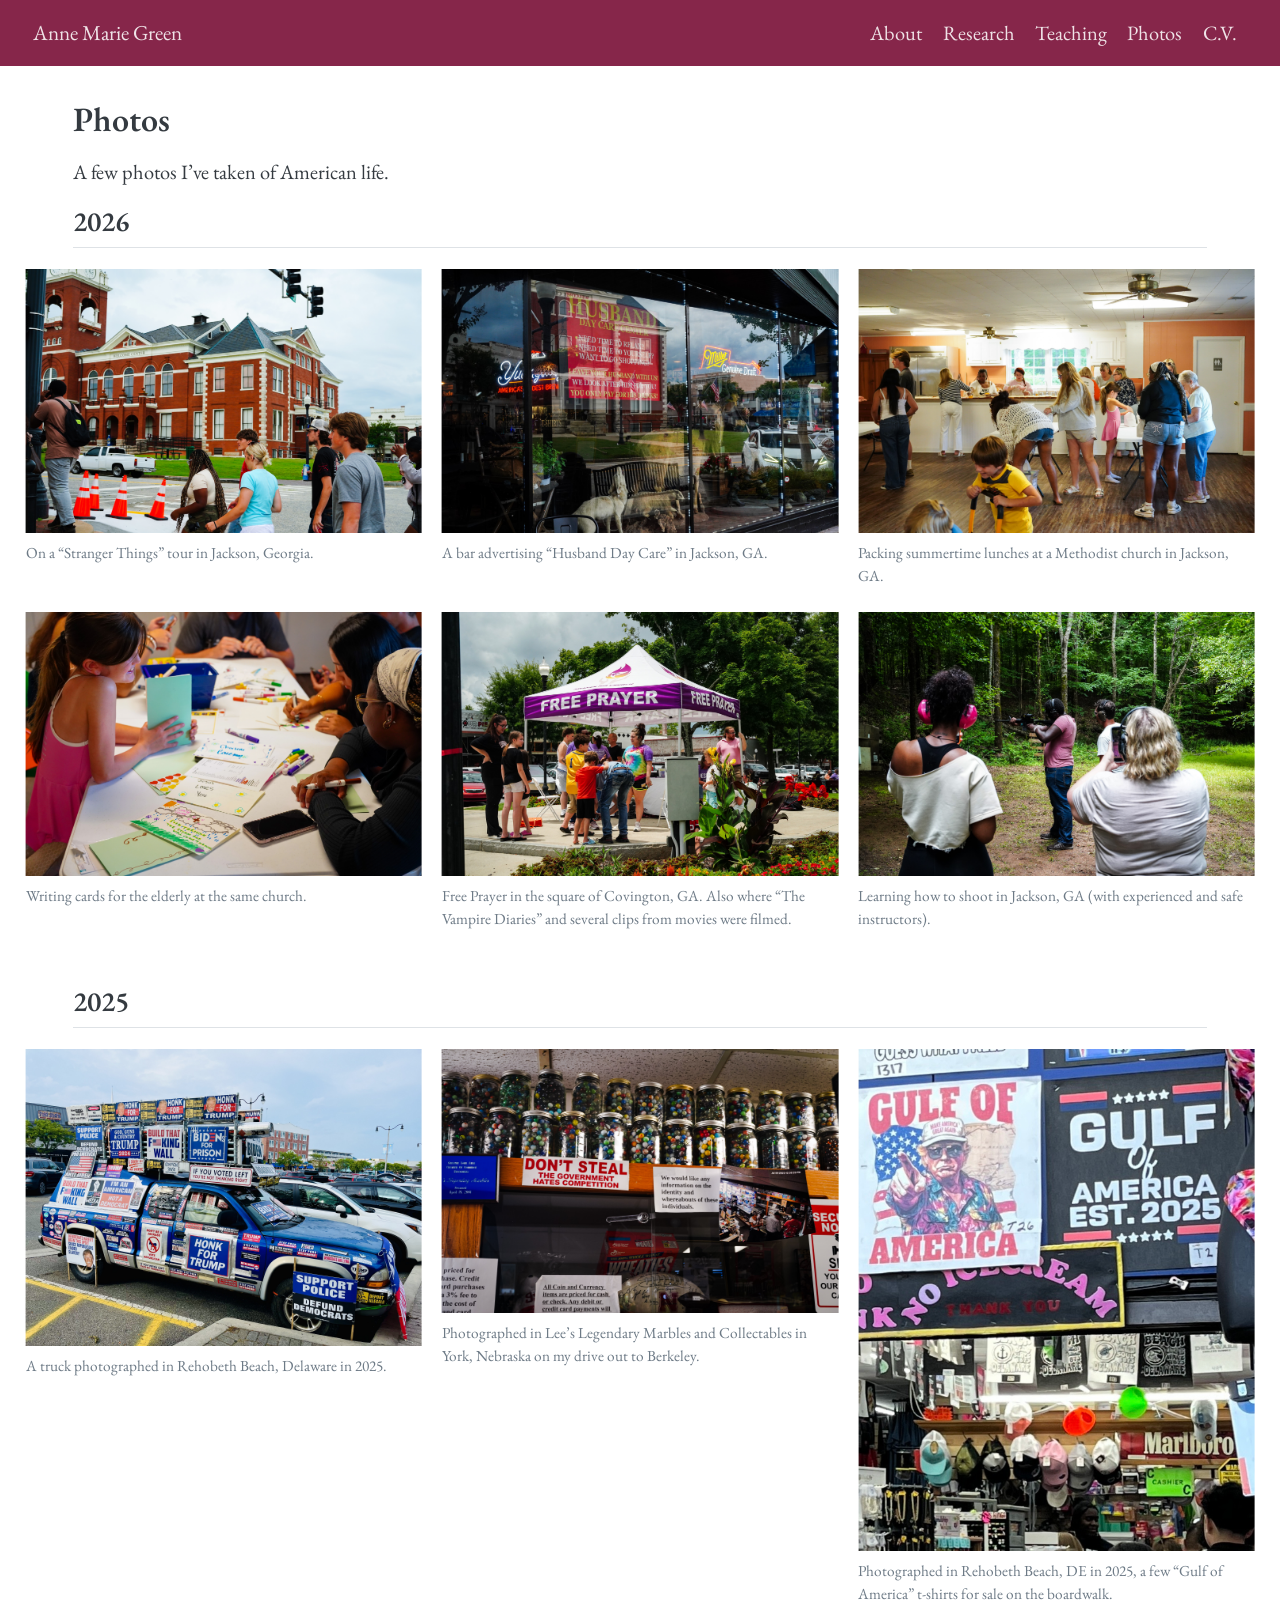
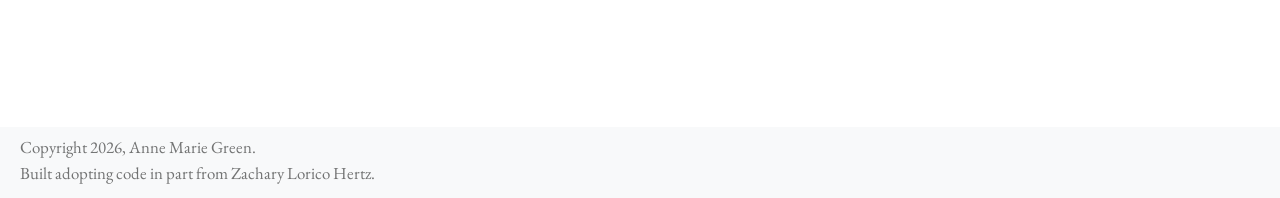
<file: docs/photos/index.html>
<!DOCTYPE html>
<html xmlns="http://www.w3.org/1999/xhtml" lang="en" xml:lang="en"><head>

<meta charset="utf-8">
<meta name="generator" content="quarto-1.6.42">

<meta name="viewport" content="width=device-width, initial-scale=1.0, user-scalable=yes">


<title>Photos – Anne Marie Green</title>
<style>
code{white-space: pre-wrap;}
span.smallcaps{font-variant: small-caps;}
div.columns{display: flex; gap: min(4vw, 1.5em);}
div.column{flex: auto; overflow-x: auto;}
div.hanging-indent{margin-left: 1.5em; text-indent: -1.5em;}
ul.task-list{list-style: none;}
ul.task-list li input[type="checkbox"] {
  width: 0.8em;
  margin: 0 0.8em 0.2em -1em; /* quarto-specific, see https://github.com/quarto-dev/quarto-cli/issues/4556 */ 
  vertical-align: middle;
}
</style>


<script src="../site_libs/quarto-nav/quarto-nav.js"></script>
<script src="../site_libs/quarto-nav/headroom.min.js"></script>
<link href="../assets/favicon.png" rel="icon" type="image/png">
<script src="../site_libs/clipboard/clipboard.min.js"></script>
<script src="../site_libs/quarto-html/quarto.js"></script>
<script src="../site_libs/quarto-html/popper.min.js"></script>
<script src="../site_libs/quarto-html/tippy.umd.min.js"></script>
<script src="../site_libs/quarto-html/anchor.min.js"></script>
<link href="../site_libs/quarto-html/tippy.css" rel="stylesheet">
<link href="../site_libs/quarto-html/quarto-syntax-highlighting-2f5df379a58b258e96c21c0638c20c03.css" rel="stylesheet" id="quarto-text-highlighting-styles">
<script src="../site_libs/bootstrap/bootstrap.min.js"></script>
<link href="../site_libs/bootstrap/bootstrap-icons.css" rel="stylesheet">
<link href="../site_libs/bootstrap/bootstrap-3aa24391d048844304d0d78615be7597.min.css" rel="stylesheet" append-hash="true" id="quarto-bootstrap" data-mode="light">
<script src="../site_libs/quarto-contrib/glightbox/glightbox.min.js"></script>
<link href="../site_libs/quarto-contrib/glightbox/glightbox.min.css" rel="stylesheet">
<link href="../site_libs/quarto-contrib/glightbox/lightbox.css" rel="stylesheet">
<script id="quarto-search-options" type="application/json">{
  "language": {
    "search-no-results-text": "No results",
    "search-matching-documents-text": "matching documents",
    "search-copy-link-title": "Copy link to search",
    "search-hide-matches-text": "Hide additional matches",
    "search-more-match-text": "more match in this document",
    "search-more-matches-text": "more matches in this document",
    "search-clear-button-title": "Clear",
    "search-text-placeholder": "",
    "search-detached-cancel-button-title": "Cancel",
    "search-submit-button-title": "Submit",
    "search-label": "Search"
  }
}</script>


<link rel="stylesheet" href="../assets/global_styles.css">
</head>

<body class="nav-fixed">

<div id="quarto-search-results"></div>
  <header id="quarto-header" class="headroom fixed-top">
    <nav class="navbar navbar-expand-lg " data-bs-theme="dark">
      <div class="navbar-container container-fluid">
      <div class="navbar-brand-container mx-auto">
    <a class="navbar-brand" href="../index.html">
    <span class="navbar-title">Anne Marie Green</span>
    </a>
  </div>
          <button class="navbar-toggler" type="button" data-bs-toggle="collapse" data-bs-target="#navbarCollapse" aria-controls="navbarCollapse" role="menu" aria-expanded="false" aria-label="Toggle navigation" onclick="if (window.quartoToggleHeadroom) { window.quartoToggleHeadroom(); }">
  <span class="navbar-toggler-icon"></span>
</button>
          <div class="collapse navbar-collapse" id="navbarCollapse">
            <ul class="navbar-nav navbar-nav-scroll ms-auto">
  <li class="nav-item">
    <a class="nav-link" href="../about/"> 
<span class="menu-text">About</span></a>
  </li>  
  <li class="nav-item">
    <a class="nav-link" href="../research/"> 
<span class="menu-text">Research</span></a>
  </li>  
  <li class="nav-item">
    <a class="nav-link" href="../teaching/"> 
<span class="menu-text">Teaching</span></a>
  </li>  
  <li class="nav-item">
    <a class="nav-link" href="../photos/"> 
<span class="menu-text">Photos</span></a>
  </li>  
  <li class="nav-item">
    <a class="nav-link" href="../cv/"> 
<span class="menu-text">C.V.</span></a>
  </li>  
</ul>
          </div> <!-- /navcollapse -->
            <div class="quarto-navbar-tools">
</div>
      </div> <!-- /container-fluid -->
    </nav>
</header>
<!-- content -->
<div id="quarto-content" class="quarto-container page-columns page-rows-contents page-layout-full page-navbar">
<!-- sidebar -->
<!-- margin-sidebar -->
    
<!-- main -->
<main class="content column-page" id="quarto-document-content">

<header id="title-block-header" class="quarto-title-block default">
<div class="quarto-title">
<h1 class="title">Photos</h1>
</div>



<div class="quarto-title-meta column-page">

    
  
    
  </div>
  


</header>


<style>
/* Stretch the photo grids to (nearly) full viewport width */
#quarto-document-content .quarto-layout-panel {
  width: 96vw;
  max-width: none;
  position: relative;
  left: 50%;
  transform: translateX(-50%);
}
</style>
<p>A few photos I’ve taken of American life.</p>
<section id="section" class="level2">
<h2 class="anchored" data-anchor-id="section">2026</h2>
<div>

</div>
<div class="quarto-layout-panel" data-layout-ncol="3">
<div class="quarto-layout-row">
<div class="quarto-layout-cell" style="flex-basis: 33.3%;justify-content: flex-start;">
<div class="quarto-figure quarto-figure-center">
<figure class="figure">
<p><a href="../media/photos/aep-dsc04428.jpg" class="lightbox" data-gallery="2026" title="On a “Stranger Things” tour in Jackson, Georgia."><img src="../media/photos/aep-dsc04428.jpg" class="img-fluid figure-img" alt="On a “Stranger Things” tour in Jackson, Georgia."></a></p>
<figcaption>On a “Stranger Things” tour in Jackson, Georgia.</figcaption>
</figure>
</div>
</div>
<div class="quarto-layout-cell" style="flex-basis: 33.3%;justify-content: flex-start;">
<div class="quarto-figure quarto-figure-center">
<figure class="figure">
<p><a href="../media/photos/aep-dsc04481.jpg" class="lightbox" data-gallery="2026" title="A bar advertising “Husband Day Care” in Jackson, GA."><img src="../media/photos/aep-dsc04481.jpg" class="img-fluid figure-img" alt="A bar advertising “Husband Day Care” in Jackson, GA."></a></p>
<figcaption>A bar advertising “Husband Day Care” in Jackson, GA.</figcaption>
</figure>
</div>
</div>
<div class="quarto-layout-cell" style="flex-basis: 33.3%;justify-content: flex-start;">
<div class="quarto-figure quarto-figure-center">
<figure class="figure">
<p><a href="../media/photos/aep-dsc04523.jpg" class="lightbox" data-gallery="2026" title="Packing summertime lunches at a Methodist church in Jackson, GA."><img src="../media/photos/aep-dsc04523.jpg" class="img-fluid figure-img" alt="Packing summertime lunches at a Methodist church in Jackson, GA."></a></p>
<figcaption>Packing summertime lunches at a Methodist church in Jackson, GA.</figcaption>
</figure>
</div>
</div>
</div>
<div class="quarto-layout-row">
<div class="quarto-layout-cell" style="flex-basis: 33.3%;justify-content: flex-start;">
<div class="quarto-figure quarto-figure-center">
<figure class="figure">
<p><a href="../media/photos/aep-dsc04536.jpg" class="lightbox" data-gallery="2026" title="Writing cards for the elderly at the same church."><img src="../media/photos/aep-dsc04536.jpg" class="img-fluid figure-img" alt="Writing cards for the elderly at the same church."></a></p>
<figcaption>Writing cards for the elderly at the same church.</figcaption>
</figure>
</div>
</div>
<div class="quarto-layout-cell" style="flex-basis: 33.3%;justify-content: flex-start;">
<div class="quarto-figure quarto-figure-center">
<figure class="figure">
<p><a href="../media/photos/aep-dsc04556.jpg" class="lightbox" data-gallery="2026" title="Free Prayer in the square of Covington, GA. Also where “The Vampire Diaries” and several clips from movies were filmed."><img src="../media/photos/aep-dsc04556.jpg" class="img-fluid figure-img" alt="Free Prayer in the square of Covington, GA. Also where “The Vampire Diaries” and several clips from movies were filmed."></a></p>
<figcaption>Free Prayer in the square of Covington, GA. Also where “The Vampire Diaries” and several clips from movies were filmed.</figcaption>
</figure>
</div>
</div>
<div class="quarto-layout-cell" style="flex-basis: 33.3%;justify-content: flex-start;">
<div class="quarto-figure quarto-figure-center">
<figure class="figure">
<p><a href="../media/photos/aep-jackson-shooting.jpg" class="lightbox" data-gallery="2026" title="Learning how to shoot in Jackson, GA (with experienced and safe instructors)."><img src="../media/photos/aep-jackson-shooting.jpg" class="img-fluid figure-img" alt="Learning how to shoot in Jackson, GA (with experienced and safe instructors)."></a></p>
<figcaption>Learning how to shoot in Jackson, GA (with experienced and safe instructors).</figcaption>
</figure>
</div>
</div>
</div>
</div>
</section>
<section id="section-1" class="level2">
<h2 class="anchored" data-anchor-id="section-1">2025</h2>
<div>

</div>
<div class="quarto-layout-panel" data-layout-ncol="3">
<div class="quarto-layout-row">
<div class="quarto-layout-cell" style="flex-basis: 33.3%;justify-content: flex-start;">
<div class="quarto-figure quarto-figure-center">
<figure class="figure">
<p><a href="../media/photos/political-car.jpg" class="lightbox" data-gallery="2025" title="A truck photographed in Rehobeth Beach, Delaware in 2025."><img src="../media/photos/political-car.jpg" class="img-fluid figure-img" alt="A truck photographed in Rehobeth Beach, Delaware in 2025."></a></p>
<figcaption>A truck photographed in Rehobeth Beach, Delaware in 2025.</figcaption>
</figure>
</div>
</div>
<div class="quarto-layout-cell" style="flex-basis: 33.3%;justify-content: flex-start;">
<div class="quarto-figure quarto-figure-center">
<figure class="figure">
<p><a href="../media/photos/dsc03544-2.jpg" class="lightbox" data-gallery="2025" title="Photographed in Lee’s Legendary Marbles and Collectables in York, Nebraska on my drive out to Berkeley."><img src="../media/photos/dsc03544-2.jpg" class="img-fluid figure-img" alt="Photographed in Lee’s Legendary Marbles and Collectables in York, Nebraska on my drive out to Berkeley."></a></p>
<figcaption>Photographed in Lee’s Legendary Marbles and Collectables in York, Nebraska on my drive out to Berkeley.</figcaption>
</figure>
</div>
</div>
<div class="quarto-layout-cell" style="flex-basis: 33.3%;justify-content: flex-start;">
<div class="quarto-figure quarto-figure-center">
<figure class="figure">
<p><a href="../media/photos/img_5316.jpg" class="lightbox" data-gallery="2025" title="Photographed in Rehobeth Beach, DE in 2025, a few “Gulf of America” t-shirts for sale on the boardwalk."><img src="../media/photos/img_5316.jpg" class="img-fluid figure-img" alt="Photographed in Rehobeth Beach, DE in 2025, a few “Gulf of America” t-shirts for sale on the boardwalk."></a></p>
<figcaption>Photographed in Rehobeth Beach, DE in 2025, a few “Gulf of America” t-shirts for sale on the boardwalk.</figcaption>
</figure>
</div>
</div>
</div>
</div>


</section>

</main> <!-- /main -->
<script id="quarto-html-after-body" type="application/javascript">
window.document.addEventListener("DOMContentLoaded", function (event) {
  const toggleBodyColorMode = (bsSheetEl) => {
    const mode = bsSheetEl.getAttribute("data-mode");
    const bodyEl = window.document.querySelector("body");
    if (mode === "dark") {
      bodyEl.classList.add("quarto-dark");
      bodyEl.classList.remove("quarto-light");
    } else {
      bodyEl.classList.add("quarto-light");
      bodyEl.classList.remove("quarto-dark");
    }
  }
  const toggleBodyColorPrimary = () => {
    const bsSheetEl = window.document.querySelector("link#quarto-bootstrap");
    if (bsSheetEl) {
      toggleBodyColorMode(bsSheetEl);
    }
  }
  toggleBodyColorPrimary();  
  const icon = "";
  const anchorJS = new window.AnchorJS();
  anchorJS.options = {
    placement: 'right',
    icon: icon
  };
  anchorJS.add('.anchored');
  const isCodeAnnotation = (el) => {
    for (const clz of el.classList) {
      if (clz.startsWith('code-annotation-')) {                     
        return true;
      }
    }
    return false;
  }
  const onCopySuccess = function(e) {
    // button target
    const button = e.trigger;
    // don't keep focus
    button.blur();
    // flash "checked"
    button.classList.add('code-copy-button-checked');
    var currentTitle = button.getAttribute("title");
    button.setAttribute("title", "Copied!");
    let tooltip;
    if (window.bootstrap) {
      button.setAttribute("data-bs-toggle", "tooltip");
      button.setAttribute("data-bs-placement", "left");
      button.setAttribute("data-bs-title", "Copied!");
      tooltip = new bootstrap.Tooltip(button, 
        { trigger: "manual", 
          customClass: "code-copy-button-tooltip",
          offset: [0, -8]});
      tooltip.show();    
    }
    setTimeout(function() {
      if (tooltip) {
        tooltip.hide();
        button.removeAttribute("data-bs-title");
        button.removeAttribute("data-bs-toggle");
        button.removeAttribute("data-bs-placement");
      }
      button.setAttribute("title", currentTitle);
      button.classList.remove('code-copy-button-checked');
    }, 1000);
    // clear code selection
    e.clearSelection();
  }
  const getTextToCopy = function(trigger) {
      const codeEl = trigger.previousElementSibling.cloneNode(true);
      for (const childEl of codeEl.children) {
        if (isCodeAnnotation(childEl)) {
          childEl.remove();
        }
      }
      return codeEl.innerText;
  }
  const clipboard = new window.ClipboardJS('.code-copy-button:not([data-in-quarto-modal])', {
    text: getTextToCopy
  });
  clipboard.on('success', onCopySuccess);
  if (window.document.getElementById('quarto-embedded-source-code-modal')) {
    const clipboardModal = new window.ClipboardJS('.code-copy-button[data-in-quarto-modal]', {
      text: getTextToCopy,
      container: window.document.getElementById('quarto-embedded-source-code-modal')
    });
    clipboardModal.on('success', onCopySuccess);
  }
    var localhostRegex = new RegExp(/^(?:http|https):\/\/localhost\:?[0-9]*\//);
    var mailtoRegex = new RegExp(/^mailto:/);
      var filterRegex = new RegExp("https:\/\/annemariegreen\.github\.io");
    var isInternal = (href) => {
        return filterRegex.test(href) || localhostRegex.test(href) || mailtoRegex.test(href);
    }
    // Inspect non-navigation links and adorn them if external
 	var links = window.document.querySelectorAll('a[href]:not(.nav-link):not(.navbar-brand):not(.toc-action):not(.sidebar-link):not(.sidebar-item-toggle):not(.pagination-link):not(.no-external):not([aria-hidden]):not(.dropdown-item):not(.quarto-navigation-tool):not(.about-link)');
    for (var i=0; i<links.length; i++) {
      const link = links[i];
      if (!isInternal(link.href)) {
        // undo the damage that might have been done by quarto-nav.js in the case of
        // links that we want to consider external
        if (link.dataset.originalHref !== undefined) {
          link.href = link.dataset.originalHref;
        }
      }
    }
  function tippyHover(el, contentFn, onTriggerFn, onUntriggerFn) {
    const config = {
      allowHTML: true,
      maxWidth: 500,
      delay: 100,
      arrow: false,
      appendTo: function(el) {
          return el.parentElement;
      },
      interactive: true,
      interactiveBorder: 10,
      theme: 'quarto',
      placement: 'bottom-start',
    };
    if (contentFn) {
      config.content = contentFn;
    }
    if (onTriggerFn) {
      config.onTrigger = onTriggerFn;
    }
    if (onUntriggerFn) {
      config.onUntrigger = onUntriggerFn;
    }
    window.tippy(el, config); 
  }
  const noterefs = window.document.querySelectorAll('a[role="doc-noteref"]');
  for (var i=0; i<noterefs.length; i++) {
    const ref = noterefs[i];
    tippyHover(ref, function() {
      // use id or data attribute instead here
      let href = ref.getAttribute('data-footnote-href') || ref.getAttribute('href');
      try { href = new URL(href).hash; } catch {}
      const id = href.replace(/^#\/?/, "");
      const note = window.document.getElementById(id);
      if (note) {
        return note.innerHTML;
      } else {
        return "";
      }
    });
  }
  const xrefs = window.document.querySelectorAll('a.quarto-xref');
  const processXRef = (id, note) => {
    // Strip column container classes
    const stripColumnClz = (el) => {
      el.classList.remove("page-full", "page-columns");
      if (el.children) {
        for (const child of el.children) {
          stripColumnClz(child);
        }
      }
    }
    stripColumnClz(note)
    if (id === null || id.startsWith('sec-')) {
      // Special case sections, only their first couple elements
      const container = document.createElement("div");
      if (note.children && note.children.length > 2) {
        container.appendChild(note.children[0].cloneNode(true));
        for (let i = 1; i < note.children.length; i++) {
          const child = note.children[i];
          if (child.tagName === "P" && child.innerText === "") {
            continue;
          } else {
            container.appendChild(child.cloneNode(true));
            break;
          }
        }
        if (window.Quarto?.typesetMath) {
          window.Quarto.typesetMath(container);
        }
        return container.innerHTML
      } else {
        if (window.Quarto?.typesetMath) {
          window.Quarto.typesetMath(note);
        }
        return note.innerHTML;
      }
    } else {
      // Remove any anchor links if they are present
      const anchorLink = note.querySelector('a.anchorjs-link');
      if (anchorLink) {
        anchorLink.remove();
      }
      if (window.Quarto?.typesetMath) {
        window.Quarto.typesetMath(note);
      }
      if (note.classList.contains("callout")) {
        return note.outerHTML;
      } else {
        return note.innerHTML;
      }
    }
  }
  for (var i=0; i<xrefs.length; i++) {
    const xref = xrefs[i];
    tippyHover(xref, undefined, function(instance) {
      instance.disable();
      let url = xref.getAttribute('href');
      let hash = undefined; 
      if (url.startsWith('#')) {
        hash = url;
      } else {
        try { hash = new URL(url).hash; } catch {}
      }
      if (hash) {
        const id = hash.replace(/^#\/?/, "");
        const note = window.document.getElementById(id);
        if (note !== null) {
          try {
            const html = processXRef(id, note.cloneNode(true));
            instance.setContent(html);
          } finally {
            instance.enable();
            instance.show();
          }
        } else {
          // See if we can fetch this
          fetch(url.split('#')[0])
          .then(res => res.text())
          .then(html => {
            const parser = new DOMParser();
            const htmlDoc = parser.parseFromString(html, "text/html");
            const note = htmlDoc.getElementById(id);
            if (note !== null) {
              const html = processXRef(id, note);
              instance.setContent(html);
            } 
          }).finally(() => {
            instance.enable();
            instance.show();
          });
        }
      } else {
        // See if we can fetch a full url (with no hash to target)
        // This is a special case and we should probably do some content thinning / targeting
        fetch(url)
        .then(res => res.text())
        .then(html => {
          const parser = new DOMParser();
          const htmlDoc = parser.parseFromString(html, "text/html");
          const note = htmlDoc.querySelector('main.content');
          if (note !== null) {
            // This should only happen for chapter cross references
            // (since there is no id in the URL)
            // remove the first header
            if (note.children.length > 0 && note.children[0].tagName === "HEADER") {
              note.children[0].remove();
            }
            const html = processXRef(null, note);
            instance.setContent(html);
          } 
        }).finally(() => {
          instance.enable();
          instance.show();
        });
      }
    }, function(instance) {
    });
  }
      let selectedAnnoteEl;
      const selectorForAnnotation = ( cell, annotation) => {
        let cellAttr = 'data-code-cell="' + cell + '"';
        let lineAttr = 'data-code-annotation="' +  annotation + '"';
        const selector = 'span[' + cellAttr + '][' + lineAttr + ']';
        return selector;
      }
      const selectCodeLines = (annoteEl) => {
        const doc = window.document;
        const targetCell = annoteEl.getAttribute("data-target-cell");
        const targetAnnotation = annoteEl.getAttribute("data-target-annotation");
        const annoteSpan = window.document.querySelector(selectorForAnnotation(targetCell, targetAnnotation));
        const lines = annoteSpan.getAttribute("data-code-lines").split(",");
        const lineIds = lines.map((line) => {
          return targetCell + "-" + line;
        })
        let top = null;
        let height = null;
        let parent = null;
        if (lineIds.length > 0) {
            //compute the position of the single el (top and bottom and make a div)
            const el = window.document.getElementById(lineIds[0]);
            top = el.offsetTop;
            height = el.offsetHeight;
            parent = el.parentElement.parentElement;
          if (lineIds.length > 1) {
            const lastEl = window.document.getElementById(lineIds[lineIds.length - 1]);
            const bottom = lastEl.offsetTop + lastEl.offsetHeight;
            height = bottom - top;
          }
          if (top !== null && height !== null && parent !== null) {
            // cook up a div (if necessary) and position it 
            let div = window.document.getElementById("code-annotation-line-highlight");
            if (div === null) {
              div = window.document.createElement("div");
              div.setAttribute("id", "code-annotation-line-highlight");
              div.style.position = 'absolute';
              parent.appendChild(div);
            }
            div.style.top = top - 2 + "px";
            div.style.height = height + 4 + "px";
            div.style.left = 0;
            let gutterDiv = window.document.getElementById("code-annotation-line-highlight-gutter");
            if (gutterDiv === null) {
              gutterDiv = window.document.createElement("div");
              gutterDiv.setAttribute("id", "code-annotation-line-highlight-gutter");
              gutterDiv.style.position = 'absolute';
              const codeCell = window.document.getElementById(targetCell);
              const gutter = codeCell.querySelector('.code-annotation-gutter');
              gutter.appendChild(gutterDiv);
            }
            gutterDiv.style.top = top - 2 + "px";
            gutterDiv.style.height = height + 4 + "px";
          }
          selectedAnnoteEl = annoteEl;
        }
      };
      const unselectCodeLines = () => {
        const elementsIds = ["code-annotation-line-highlight", "code-annotation-line-highlight-gutter"];
        elementsIds.forEach((elId) => {
          const div = window.document.getElementById(elId);
          if (div) {
            div.remove();
          }
        });
        selectedAnnoteEl = undefined;
      };
        // Handle positioning of the toggle
    window.addEventListener(
      "resize",
      throttle(() => {
        elRect = undefined;
        if (selectedAnnoteEl) {
          selectCodeLines(selectedAnnoteEl);
        }
      }, 10)
    );
    function throttle(fn, ms) {
    let throttle = false;
    let timer;
      return (...args) => {
        if(!throttle) { // first call gets through
            fn.apply(this, args);
            throttle = true;
        } else { // all the others get throttled
            if(timer) clearTimeout(timer); // cancel #2
            timer = setTimeout(() => {
              fn.apply(this, args);
              timer = throttle = false;
            }, ms);
        }
      };
    }
      // Attach click handler to the DT
      const annoteDls = window.document.querySelectorAll('dt[data-target-cell]');
      for (const annoteDlNode of annoteDls) {
        annoteDlNode.addEventListener('click', (event) => {
          const clickedEl = event.target;
          if (clickedEl !== selectedAnnoteEl) {
            unselectCodeLines();
            const activeEl = window.document.querySelector('dt[data-target-cell].code-annotation-active');
            if (activeEl) {
              activeEl.classList.remove('code-annotation-active');
            }
            selectCodeLines(clickedEl);
            clickedEl.classList.add('code-annotation-active');
          } else {
            // Unselect the line
            unselectCodeLines();
            clickedEl.classList.remove('code-annotation-active');
          }
        });
      }
  const findCites = (el) => {
    const parentEl = el.parentElement;
    if (parentEl) {
      const cites = parentEl.dataset.cites;
      if (cites) {
        return {
          el,
          cites: cites.split(' ')
        };
      } else {
        return findCites(el.parentElement)
      }
    } else {
      return undefined;
    }
  };
  var bibliorefs = window.document.querySelectorAll('a[role="doc-biblioref"]');
  for (var i=0; i<bibliorefs.length; i++) {
    const ref = bibliorefs[i];
    const citeInfo = findCites(ref);
    if (citeInfo) {
      tippyHover(citeInfo.el, function() {
        var popup = window.document.createElement('div');
        citeInfo.cites.forEach(function(cite) {
          var citeDiv = window.document.createElement('div');
          citeDiv.classList.add('hanging-indent');
          citeDiv.classList.add('csl-entry');
          var biblioDiv = window.document.getElementById('ref-' + cite);
          if (biblioDiv) {
            citeDiv.innerHTML = biblioDiv.innerHTML;
          }
          popup.appendChild(citeDiv);
        });
        return popup.innerHTML;
      });
    }
  }
});
</script>
</div> <!-- /content -->
<footer class="footer">
  <div class="nav-footer">
    <div class="nav-footer-left">
<p>Copyright 2026, Anne Marie Green. <br> Built adopting code in part from <a href="https://zacharylhertz.github.io/">Zachary Lorico Hertz</a>.</p>
</div>   
    <div class="nav-footer-center">
      &nbsp;
    </div>
    <div class="nav-footer-right">
      &nbsp;
    </div>
  </div>
</footer>
<script>var lightboxQuarto = GLightbox({"closeEffect":"zoom","descPosition":"bottom","loop":false,"openEffect":"zoom","selector":".lightbox"});
(function() {
  let previousOnload = window.onload;
  window.onload = () => {
    if (previousOnload) {
      previousOnload();
    }
    lightboxQuarto.on('slide_before_load', (data) => {
      const { slideIndex, slideNode, slideConfig, player, trigger } = data;
      const href = trigger.getAttribute('href');
      if (href !== null) {
        const imgEl = window.document.querySelector(`a[href="${href}"] img`);
        if (imgEl !== null) {
          const srcAttr = imgEl.getAttribute("src");
          if (srcAttr && srcAttr.startsWith("data:")) {
            slideConfig.href = srcAttr;
          }
        }
      } 
    });
  
    lightboxQuarto.on('slide_after_load', (data) => {
      const { slideIndex, slideNode, slideConfig, player, trigger } = data;
      if (window.Quarto?.typesetMath) {
        window.Quarto.typesetMath(slideNode);
      }
    });
  
  };
  
})();
          </script>




</body></html>
</file>
<file: docs/site_libs/quarto-html/tippy.css>
.tippy-box[data-animation=fade][data-state=hidden]{opacity:0}[data-tippy-root]{max-width:calc(100vw - 10px)}.tippy-box{position:relative;background-color:#333;color:#fff;border-radius:4px;font-size:14px;line-height:1.4;white-space:normal;outline:0;transition-property:transform,visibility,opacity}.tippy-box[data-placement^=top]>.tippy-arrow{bottom:0}.tippy-box[data-placement^=top]>.tippy-arrow:before{bottom:-7px;left:0;border-width:8px 8px 0;border-top-color:initial;transform-origin:center top}.tippy-box[data-placement^=bottom]>.tippy-arrow{top:0}.tippy-box[data-placement^=bottom]>.tippy-arrow:before{top:-7px;left:0;border-width:0 8px 8px;border-bottom-color:initial;transform-origin:center bottom}.tippy-box[data-placement^=left]>.tippy-arrow{right:0}.tippy-box[data-placement^=left]>.tippy-arrow:before{border-width:8px 0 8px 8px;border-left-color:initial;right:-7px;transform-origin:center left}.tippy-box[data-placement^=right]>.tippy-arrow{left:0}.tippy-box[data-placement^=right]>.tippy-arrow:before{left:-7px;border-width:8px 8px 8px 0;border-right-color:initial;transform-origin:center right}.tippy-box[data-inertia][data-state=visible]{transition-timing-function:cubic-bezier(.54,1.5,.38,1.11)}.tippy-arrow{width:16px;height:16px;color:#333}.tippy-arrow:before{content:"";position:absolute;border-color:transparent;border-style:solid}.tippy-content{position:relative;padding:5px 9px;z-index:1}
</file>
<file: docs/site_libs/quarto-html/quarto-syntax-highlighting-2f5df379a58b258e96c21c0638c20c03.css>
/* quarto syntax highlight colors */
:root {
  --quarto-hl-ot-color: #003B4F;
  --quarto-hl-at-color: #657422;
  --quarto-hl-ss-color: #20794D;
  --quarto-hl-an-color: #5E5E5E;
  --quarto-hl-fu-color: #4758AB;
  --quarto-hl-st-color: #20794D;
  --quarto-hl-cf-color: #003B4F;
  --quarto-hl-op-color: #5E5E5E;
  --quarto-hl-er-color: #AD0000;
  --quarto-hl-bn-color: #AD0000;
  --quarto-hl-al-color: #AD0000;
  --quarto-hl-va-color: #111111;
  --quarto-hl-bu-color: inherit;
  --quarto-hl-ex-color: inherit;
  --quarto-hl-pp-color: #AD0000;
  --quarto-hl-in-color: #5E5E5E;
  --quarto-hl-vs-color: #20794D;
  --quarto-hl-wa-color: #5E5E5E;
  --quarto-hl-do-color: #5E5E5E;
  --quarto-hl-im-color: #00769E;
  --quarto-hl-ch-color: #20794D;
  --quarto-hl-dt-color: #AD0000;
  --quarto-hl-fl-color: #AD0000;
  --quarto-hl-co-color: #5E5E5E;
  --quarto-hl-cv-color: #5E5E5E;
  --quarto-hl-cn-color: #8f5902;
  --quarto-hl-sc-color: #5E5E5E;
  --quarto-hl-dv-color: #AD0000;
  --quarto-hl-kw-color: #003B4F;
}

/* other quarto variables */
:root {
  --quarto-font-monospace: SFMono-Regular, Menlo, Monaco, Consolas, "Liberation Mono", "Courier New", monospace;
}

pre > code.sourceCode > span {
  color: #003B4F;
}

code span {
  color: #003B4F;
}

code.sourceCode > span {
  color: #003B4F;
}

div.sourceCode,
div.sourceCode pre.sourceCode {
  color: #003B4F;
}

code span.ot {
  color: #003B4F;
  font-style: inherit;
}

code span.at {
  color: #657422;
  font-style: inherit;
}

code span.ss {
  color: #20794D;
  font-style: inherit;
}

code span.an {
  color: #5E5E5E;
  font-style: inherit;
}

code span.fu {
  color: #4758AB;
  font-style: inherit;
}

code span.st {
  color: #20794D;
  font-style: inherit;
}

code span.cf {
  color: #003B4F;
  font-weight: bold;
  font-style: inherit;
}

code span.op {
  color: #5E5E5E;
  font-style: inherit;
}

code span.er {
  color: #AD0000;
  font-style: inherit;
}

code span.bn {
  color: #AD0000;
  font-style: inherit;
}

code span.al {
  color: #AD0000;
  font-style: inherit;
}

code span.va {
  color: #111111;
  font-style: inherit;
}

code span.bu {
  font-style: inherit;
}

code span.ex {
  font-style: inherit;
}

code span.pp {
  color: #AD0000;
  font-style: inherit;
}

code span.in {
  color: #5E5E5E;
  font-style: inherit;
}

code span.vs {
  color: #20794D;
  font-style: inherit;
}

code span.wa {
  color: #5E5E5E;
  font-style: italic;
}

code span.do {
  color: #5E5E5E;
  font-style: italic;
}

code span.im {
  color: #00769E;
  font-style: inherit;
}

code span.ch {
  color: #20794D;
  font-style: inherit;
}

code span.dt {
  color: #AD0000;
  font-style: inherit;
}

code span.fl {
  color: #AD0000;
  font-style: inherit;
}

code span.co {
  color: #5E5E5E;
  font-style: inherit;
}

code span.cv {
  color: #5E5E5E;
  font-style: italic;
}

code span.cn {
  color: #8f5902;
  font-style: inherit;
}

code span.sc {
  color: #5E5E5E;
  font-style: inherit;
}

code span.dv {
  color: #AD0000;
  font-style: inherit;
}

code span.kw {
  color: #003B4F;
  font-weight: bold;
  font-style: inherit;
}

.prevent-inlining {
  content: "</";
}

/*# sourceMappingURL=35eb38a806ee71ea6d2563be2308c832.css.map */
</file>
<file: docs/assets/global_styles.css>
/* css styles */
//* Add bottom margin to images. This was a pain. */
.quarto-post .thumbnail img {
  margin-bottom: 1rem;
}

.quarto-post .thumbnail {
  margin-bottom: 1rem;
}

a {
  text-decoration: none;
}
</file>
